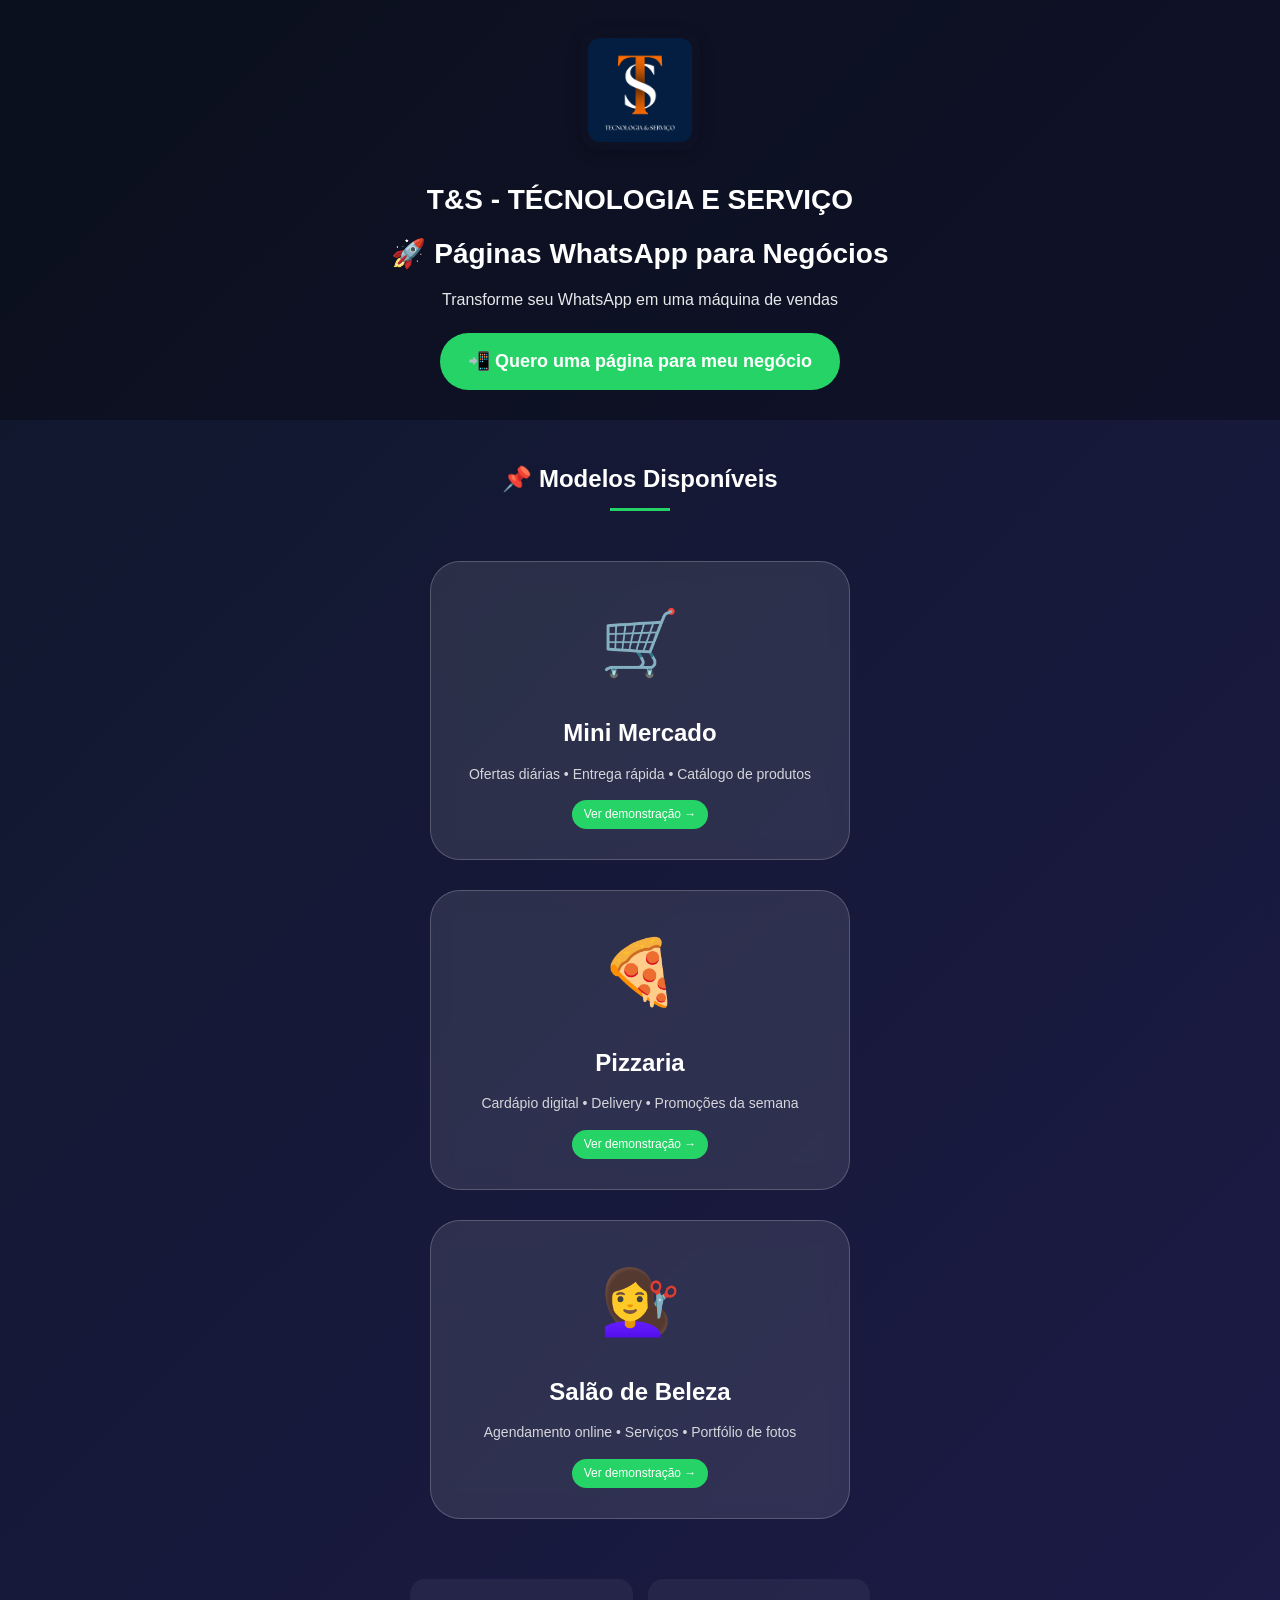
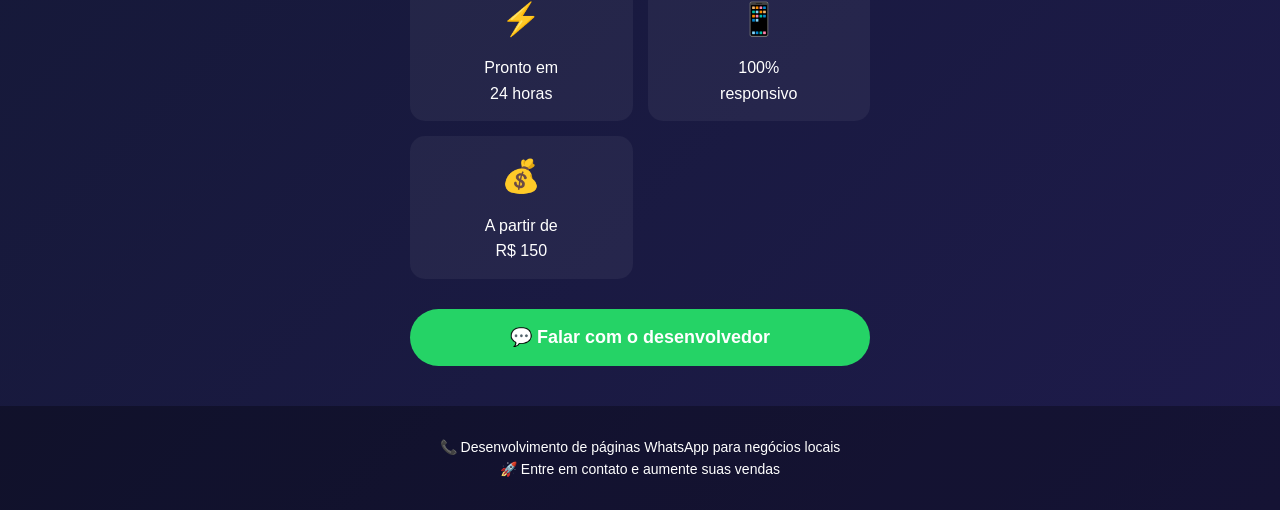
<file: index.html>
<!DOCTYPE html>
<html lang="pt-br">
<head>
  <meta charset="UTF-8">
  <meta name="viewport" content="width=device-width, initial-scale=1.0">
  <title>Meu Portfólio | Páginas WhatsApp para Negócios</title>
  <link rel="stylesheet" href="style.css">
  <style>
    /* Estilos extras para a página de portfólio */
    .portfolio-grid {
      display: flex;
      flex-direction: column;
      gap: 30px;
      max-width: 500px;
      margin: 0 auto;
      padding: 20px;
    }
    
    .portfolio-card {
      background: rgba(255,255,255,0.1);
      backdrop-filter: blur(10px);
      border-radius: 30px;
      padding: 30px 20px;
      text-align: center;
      transition: 0.3s;
      border: 1px solid rgba(255,255,255,0.2);
      cursor: pointer;
      text-decoration: none;
      color: white;
      display: block;
    }
    
    .portfolio-card:hover {
      transform: translateY(-10px);
      background: rgba(255,255,255,0.2);
    }
    
    .portfolio-icon {
      font-size: 64px;
      display: block;
      margin-bottom: 20px;
    }
    
    .portfolio-card h2 {
      margin-bottom: 10px;
    }
    
    .portfolio-card p {
      opacity: 0.8;
      font-size: 14px;
    }
    
    .badge {
      display: inline-block;
      background: #25D366;
      padding: 5px 12px;
      border-radius: 50px;
      font-size: 12px;
      margin-top: 15px;
    }
  </style>
</head>
<body>

  <div class="header">
    <div class="logo-area">
      <img src="T&S.png" alt="Tecnologia e Serviço" class="logo">
    </div>
    <h1> T&S - TÉCNOLOGIA E SERVIÇO</h1>
    <h1>🚀 Páginas WhatsApp para Negócios</h1>
    <p>Transforme seu WhatsApp em uma máquina de vendas</p>
    <a href="https://wa.me/551693173863?text=Olá! Quero uma página para meu negócio" class="btn-whatsapp">
      📲 Quero uma página para meu negócio
    </a>
  </div>

  <div class="container">
    <h2 class="section-title">📌 Modelos Disponíveis</h2>
    
    <div class="portfolio-grid">
      
      <a href="mercado/" class="portfolio-card">
        <span class="portfolio-icon">🛒</span>
        <h2>Mini Mercado</h2>
        <p>Ofertas diárias • Entrega rápida • Catálogo de produtos</p>
        <span class="badge">Ver demonstração →</span>
      </a>
      
      <a href="pizzaria/" class="portfolio-card">
        <span class="portfolio-icon">🍕</span>
        <h2>Pizzaria</h2>
        <p>Cardápio digital • Delivery • Promoções da semana</p>
        <span class="badge">Ver demonstração →</span>
      </a>
      
      <a href="salao/" class="portfolio-card">
        <span class="portfolio-icon">💇‍♀️</span>
        <h2>Salão de Beleza</h2>
        <p>Agendamento online • Serviços • Portfólio de fotos</p>
        <span class="badge">Ver demonstração →</span>
      </a>
      
    </div>
    
    <div class="benefits" style="margin-top: 40px;">
      <div class="benefit-item">
        <span>⚡</span>
        <p>Pronto em<br>24 horas</p>
      </div>
      <div class="benefit-item">
        <span>📱</span>
        <p>100%<br>responsivo</p>
      </div>
      <div class="benefit-item">
        <span>💰</span>
        <p>A partir de<br>R$ 150</p>
      </div>
    </div>
    
    <a href="https://wa.me/551693173863?text=Olá! Vi seu portfólio e quero uma página para meu negócio" class="btn-whatsapp" style="display: block; width: 100%; margin-top: 30px;">
      💬 Falar com o desenvolvedor
    </a>
  </div>
  
  <div class="footer">
    <p>📞 Desenvolvimento de páginas WhatsApp para negócios locais</p>
    <p>🚀 Entre em contato e aumente suas vendas</p>
  </div>

</body>
</html>
</file>
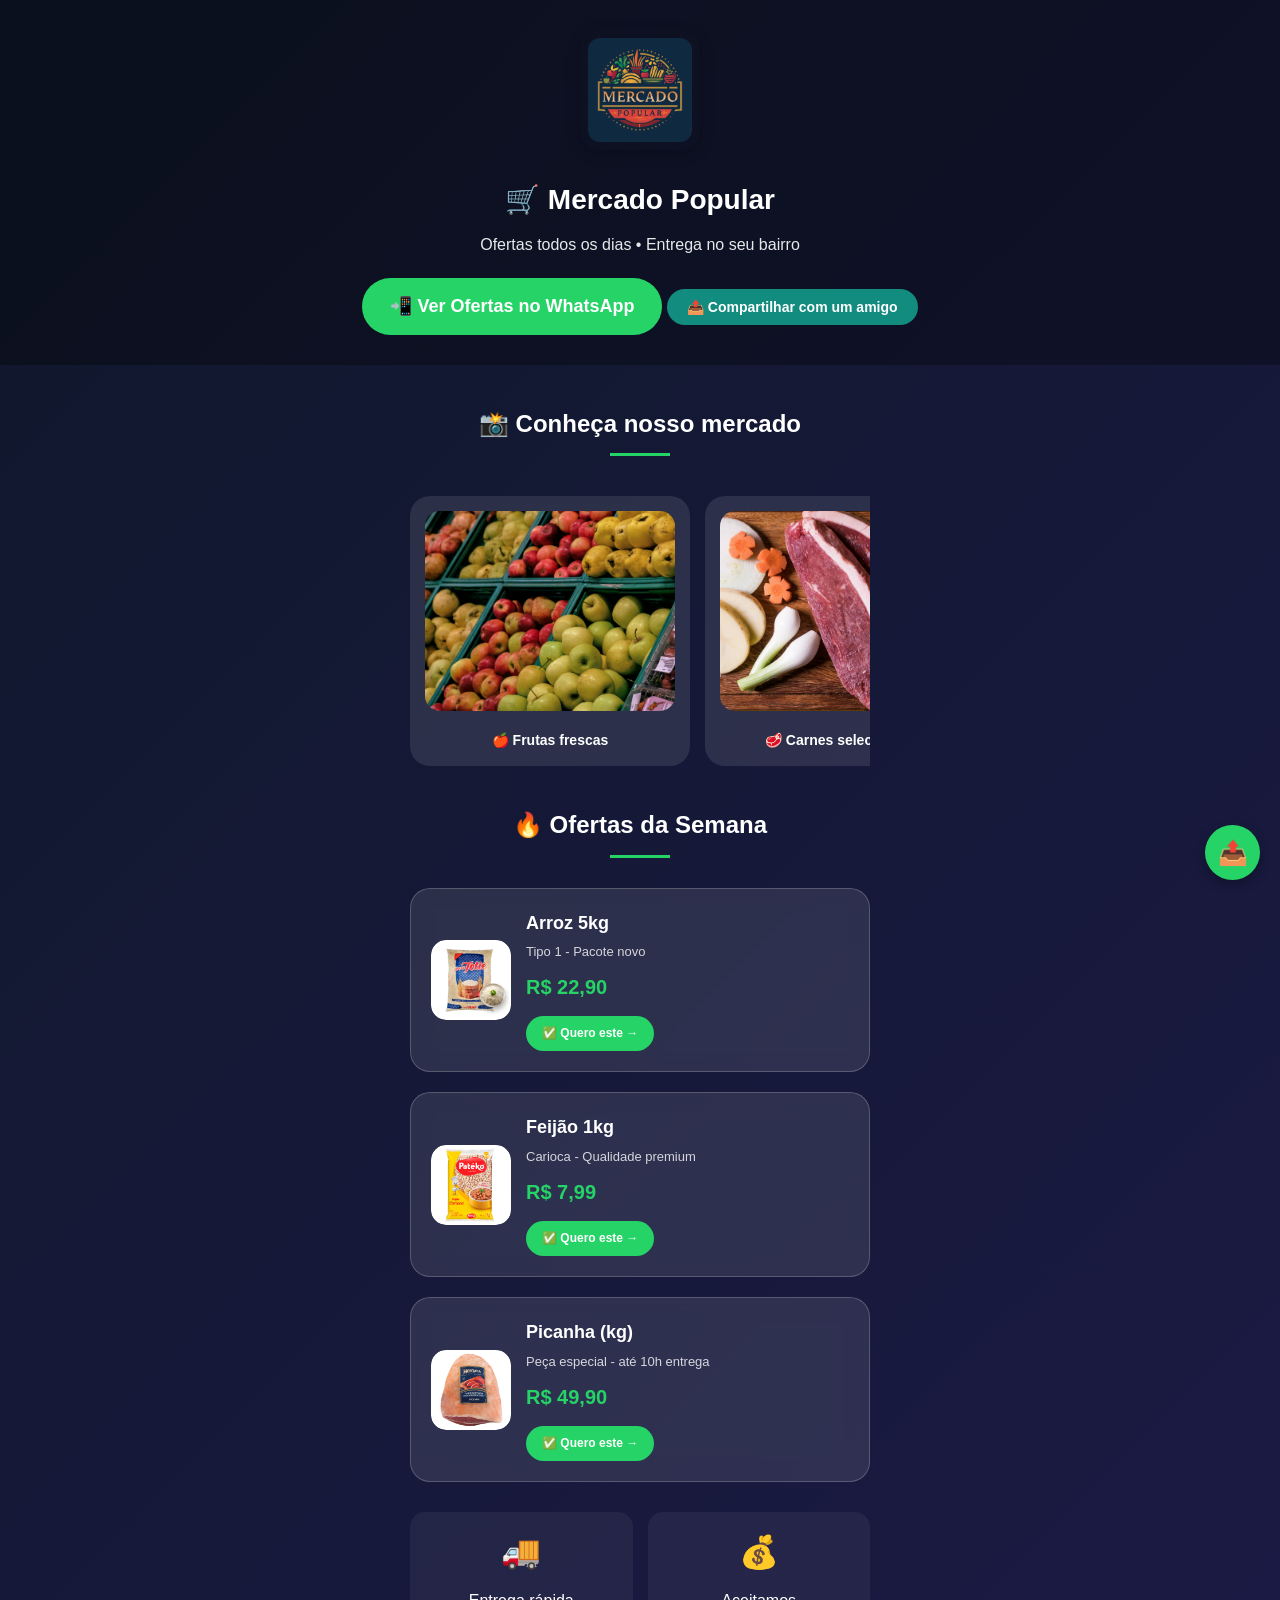
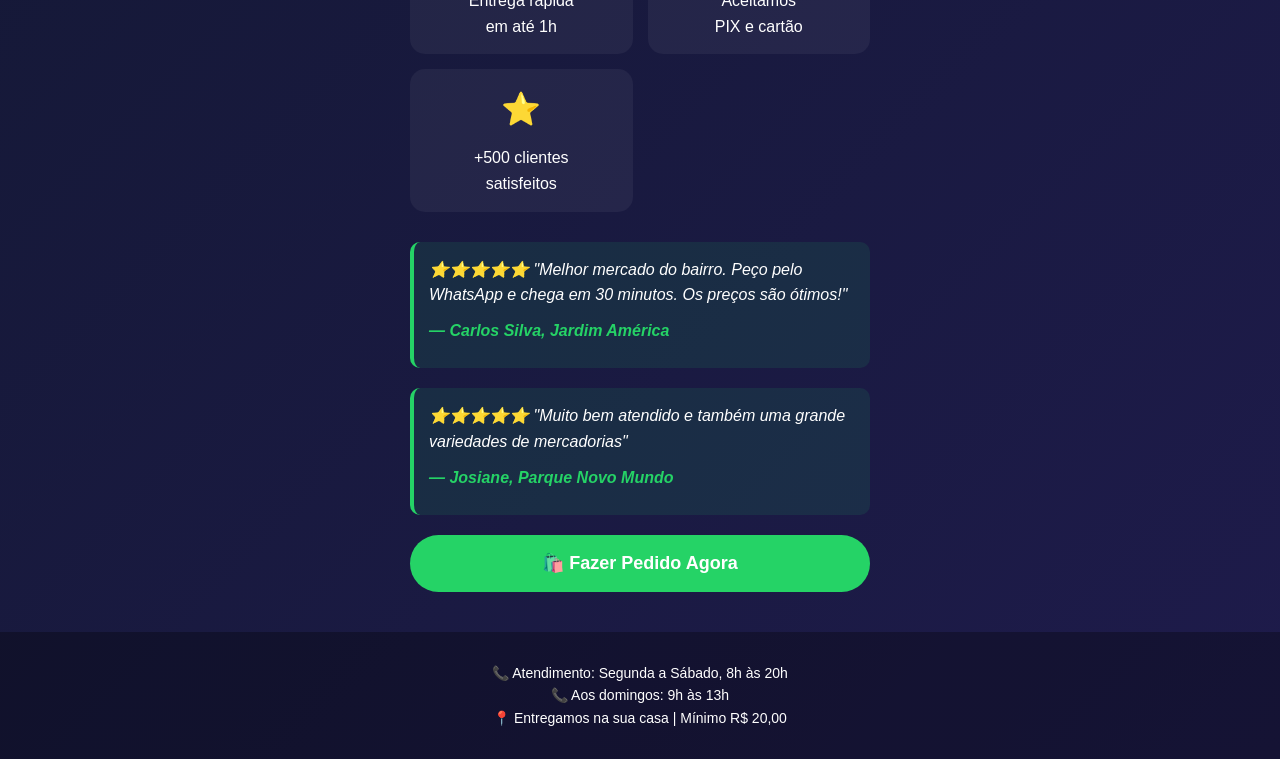
<file: mercado/index.html>
<!DOCTYPE html>
<html lang="pt-br">
<head>
  <meta charset="UTF-8">
  <meta name="viewport" content="width=device-width, initial-scale=1.0, maximum-scale=1.0, user-scalable=yes">
  <title>Mercado Popular | Ofertas no WhatsApp</title>
  <link rel="stylesheet" href="style.css">
  <meta property="og:title" content="Mercado Popular - Ofertas no WhatsApp">
  <meta property="og:description" content="Peça do celular e receba em casa. Entrega rápida no seu bairro.">
  <meta property="og:image" content="https://images.pexels.com/photos/2641886/pexels-photo-2641886.jpeg">
</head>
<body>

  <!-- Botão flutuante de compartilhar -->
  <button class="share-fab" onclick="compartilharPagina()">📤</button>

    <div class="header">
        <div class="logo-area">
            <!-- OPÇÃO 1: Se o cliente tiver logo (descomente e use) -->
            <img src="img/MercadoPopular.jpg" alt="Logo do Mercado" class="logo">
            <!-- OPÇÃO 2: Placeholder com iniciais (use se cliente não tiver logo) -->
            <!-- <div class="logo-placeholder">MP</div> -->
        </div>
        <h1>🛒 Mercado Popular</h1>
        <p>Ofertas todos os dias • Entrega no seu bairro</p>
        <a href="https://wa.me/5511999999999?text=Olá! Quero receber as ofertas do dia" class="btn-whatsapp">
            📲 Ver Ofertas no WhatsApp
        </a>
        <button onclick="compartilharPagina()" class="btn-share">
            📤 Compartilhar com um amigo
        </button>
    </div>

  <div class="container">
    
    <!-- GALERIA DE IMAGENS -->
    <h2 class="section-title">📸 Conheça nosso mercado</h2>
    <div class="gallery">
      <div class="gallery-container">
        <div class="gallery-item">
          <img src="img/frutas.jpg" alt="Prateleiras frutas">
          <p>🍎 Frutas frescas</p>
        </div>
        <div class="gallery-item">
          <img src="img/carnes.jpg" alt="Açougue">
          <p>🥩 Carnes selecionadas</p>
        </div>
        <div class="gallery-item">
          <img src="img/hortifruti.jpg" alt="Hortifruti">
          <p>🥬 Hortifruti diário</p>
        </div>
        <div class="gallery-item">
          <img src="img/bebidasGeladas.jpg" alt="Bebidas">
          <p>🥤 Bebidas geladas</p>
        </div>
      </div>
    </div>

    <h2 class="section-title">🔥 Ofertas da Semana</h2>
    
    <!-- Card Arroz com imagem real -->
    <div class="card">
    <div class="card-img">
        <img src="img/arroz.webp" alt="Pacote de arroz 5kg">
    </div>
    <div class="card-info">
        <h3>Arroz 5kg</h3>
        <p>Tipo 1 - Pacote novo</p>
        <div class="price">R$ 22,90</div>
        <a href="https://wa.me/5516993173863?text=Quero%20comprar%20ARROZ%205kg%20-%20R$%2022,90" class="btn-small">✅ Quero este →</a>
    </div>
    </div>

    <!-- Card Feijão com imagem real -->
    <div class="card">
    <div class="card-img">
        <img src="img/feijao.webp" alt="Pacote de feijão 1kg">
    </div>
    <div class="card-info">
        <h3>Feijão 1kg</h3>
        <p>Carioca - Qualidade premium</p>
        <div class="price">R$ 7,99</div>
        <a href="https://wa.me/5516993173863?text=Quero%20comprar%20FEIJÃO%201kg%20-%20R$%207,99" class="btn-small">✅ Quero este →</a>
    </div>
    </div>

    <!-- Card Picanha com imagem real -->
    <div class="card">
    <div class="card-img">
        <img src="img/picanha.webp" alt="Picanha fresca">
    </div>
    <div class="card-info">
        <h3>Picanha (kg)</h3>
        <p>Peça especial - até 10h entrega</p>
        <div class="price">R$ 49,90</div>
        <a href="https://wa.me/5516993173863?text=Quero%20comprar%20PICANHA%201kg%20-%20R$%2049,90" class="btn-small">✅ Quero este →</a>
    </div>
    </div>

    <div class="benefits">
      <div class="benefit-item">
        <span>🚚</span>
        <p>Entrega rápida<br>em até 1h</p>
      </div>
      <div class="benefit-item">
        <span>💰</span>
        <p>Aceitamos<br>PIX e cartão</p>
      </div>
      <div class="benefit-item">
        <span>⭐</span>
        <p>+500 clientes<br>satisfeitos</p>
      </div>
    </div>

    <div class="testimonial">
      <p>⭐⭐⭐⭐⭐ "Melhor mercado do bairro. Peço pelo WhatsApp e chega em 30 minutos. Os preços são ótimos!"</p>
      <p><strong>— Carlos Silva, Jardim América</strong></p>
    </div>

    <div class="testimonial">
      <p>⭐⭐⭐⭐⭐ "Muito bem atendido e também uma grande variedades de mercadorias"</p>
      <p><strong>— Josiane, Parque Novo Mundo</strong></p>
    </div>

    <a href="https://wa.me/5516993173863?text=Quero%20fazer%20um%20pedido%20completo" class="btn-whatsapp" style="display: block; width: 100%;">
      🛍️ Fazer Pedido Agora
    </a>
  </div>

  <div class="footer">
    <p>📞 Atendimento: Segunda a Sábado, 8h às 20h</p>
    <p>📞 Aos domingos: 9h às 13h</p>
    <p>📍 Entregamos na sua casa | Mínimo R$ 20,00</p>
  </div>

  <script>
    function compartilharPagina() {
      if (navigator.share) {
        navigator.share({
          title: 'Mercado Popular',
          text: 'Confira as ofertas do Mercado Popular! Peça pelo WhatsApp.',
          url: window.location.href
        }).catch(() => console.log('Compartilhamento cancelado'));
      } else {
        // Fallback para navegadores sem Web Share API
        navigator.clipboard.writeText(window.location.href);
        alert('Link copiado! Cole no WhatsApp para compartilhar.');
      }
    }
  </script>

</body>
</html>
</file>
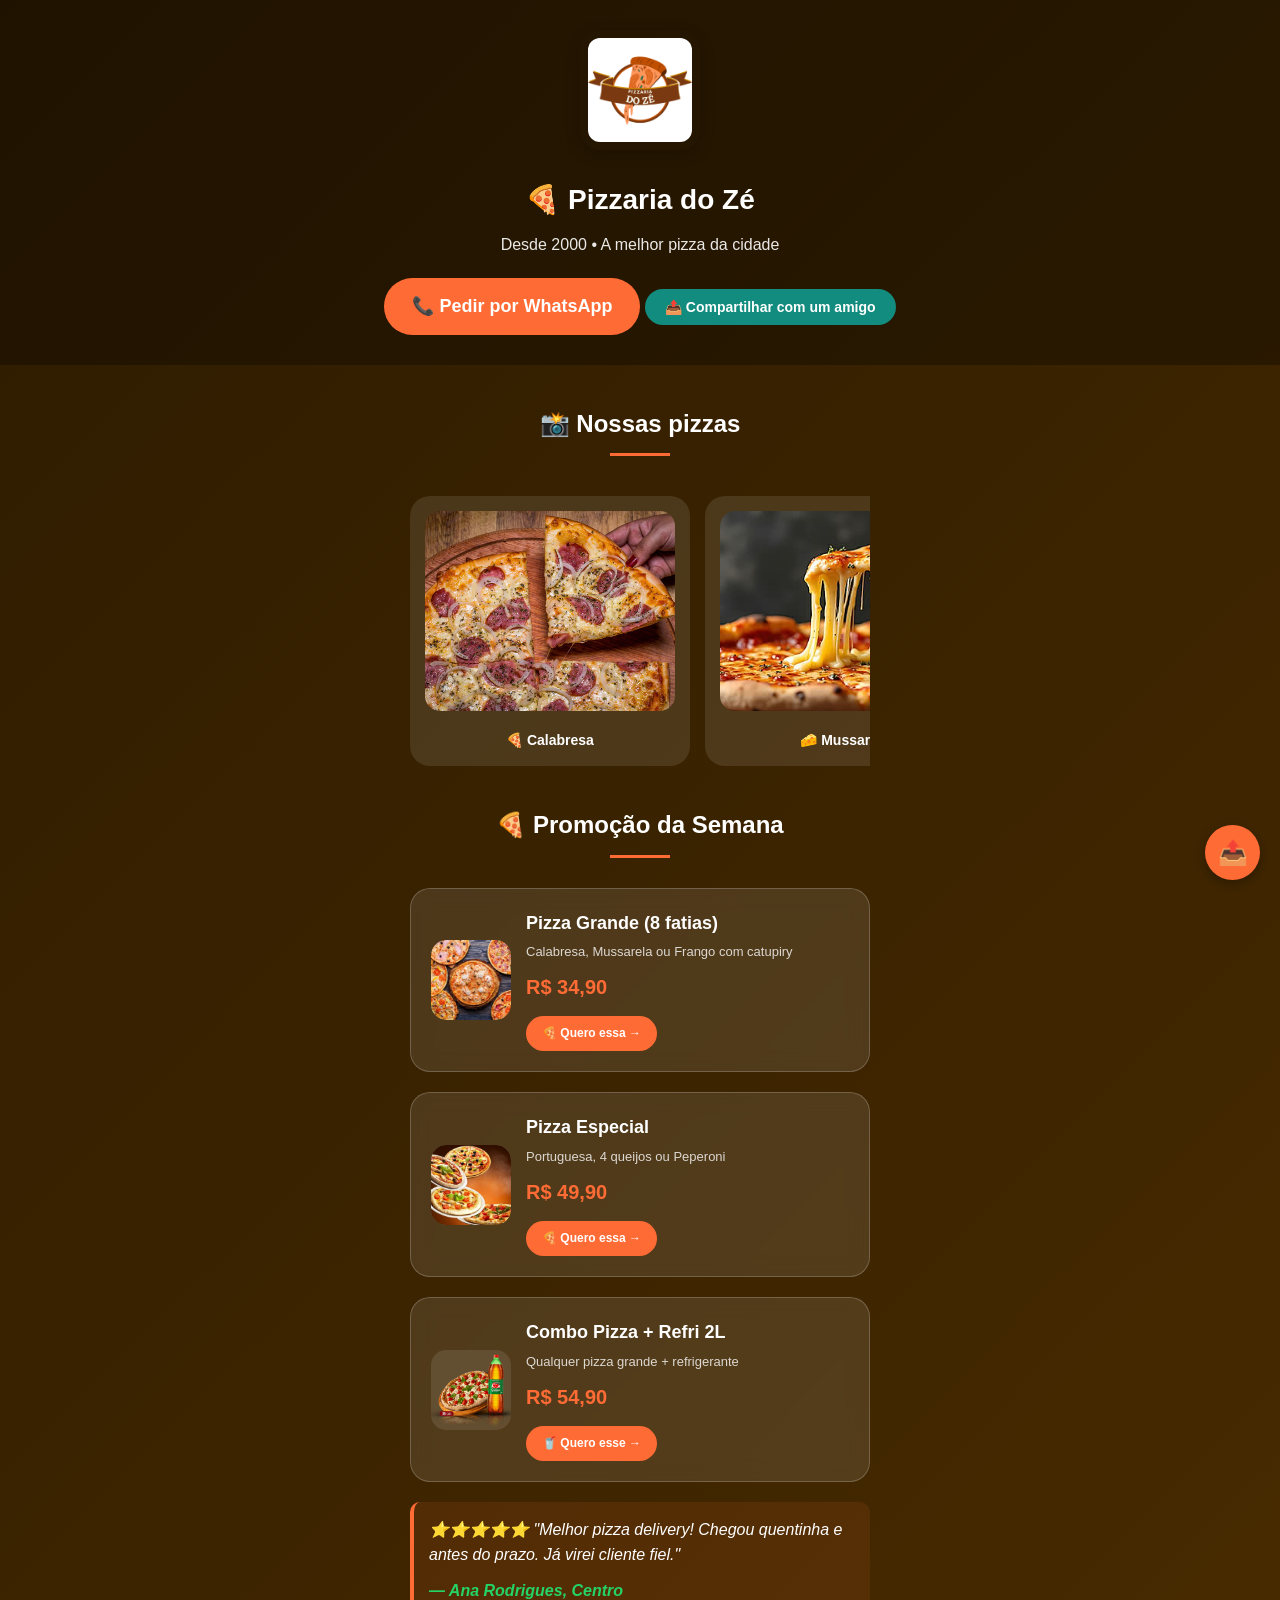
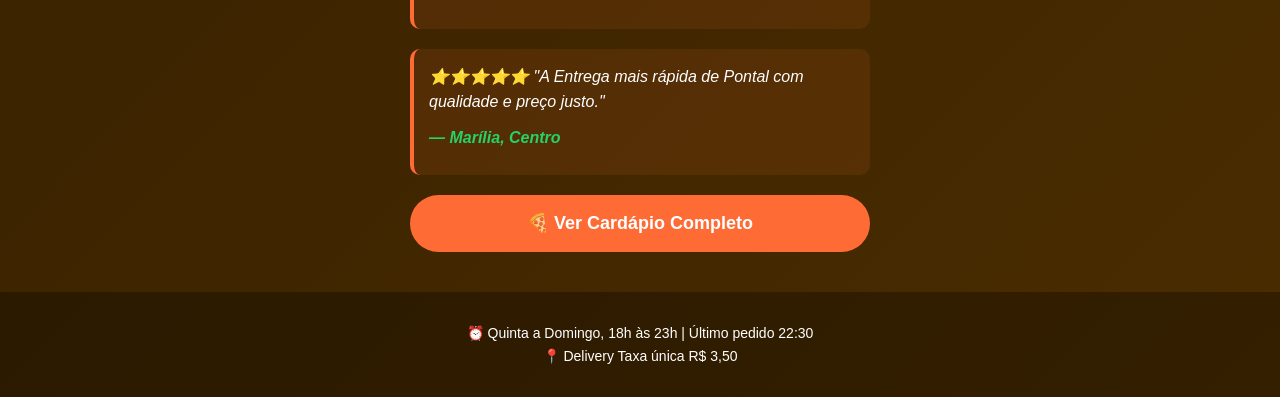
<file: pizzaria/index.html>
<!DOCTYPE html>
<html lang="pt-br">
<head>
  <meta charset="UTF-8">
  <meta name="viewport" content="width=device-width, initial-scale=1.0, maximum-scale=1.0, user-scalable=yes">
  <title>Pizzaria do Zé | Peça pelo WhatsApp</title>
  <link rel="stylesheet" href="style.css">
  <style>
    body {
      background: linear-gradient(135deg, #2d1b00 0%, #4a2c00 100%);
    }
    .btn-whatsapp, .btn-small, .share-fab {
      background: #ff6b35;
    }
    .btn-whatsapp:hover, .btn-small:hover, .share-fab:hover {
      background: #e85d2a;
    }
    .section-title::after, .gallery-container::-webkit-scrollbar-thumb {
      background: #ff6b35;
    }
    .price {
      color: #ff6b35;
    }
    .testimonial {
      border-left-color: #ff6b35;
      background: rgba(255, 107, 53, 0.1);
    }
  </style>
</head>
<body>

  <button class="share-fab" onclick="compartilharPagina()">📤</button>

  <div class="header">
    <div class="logo-area">
        <!-- OPÇÃO 1: Logo real -->
        <img src="img/DO ZÉ.png" alt="Logo da Pizzaria" class="logo">
        
        <!-- OPÇÃO 2: Placeholder com iniciais -->
        <!-- <div class="logo-placeholder">PZ</div> -->
        </div>
        <h1>🍕 Pizzaria do Zé</h1>
        <p>Desde 2000 • A melhor pizza da cidade</p>
        <a href="https://wa.me/5516992600684?text=Olá! Quero fazer um pedido" class="btn-whatsapp">
            📞 Pedir por WhatsApp
        </a>
        <button onclick="compartilharPagina()" class="btn-share">
            📤 Compartilhar com um amigo
        </button>
    </div>

  <div class="container">
    
    <h2 class="section-title">📸 Nossas pizzas</h2>
    <div class="gallery">
      <div class="gallery-container">
        <div class="gallery-item">
          <img src="img/calabresa.jpg" alt="Pizza de calabresa">
          <p>🍕 Calabresa</p>
        </div>
        <div class="gallery-item">
          <img src="img/musarela.jpg" alt="Pizza de mussarela">
          <p>🧀 Mussarela</p>
        </div>
        <div class="gallery-item">
          <img src="img/portuguesa.jpg" alt="Pizza portuguesa">
          <p>🥚 Portuguesa</p>
        </div>
        <div class="gallery-item">
          <img src="img/frangoCatupiry.webp" alt="Pizza de frango">
          <p>🐔 Frango com catupiry</p>
        </div>
      </div>
    </div>

    <h2 class="section-title">🍕 Promoção da Semana</h2>
    
    <!-- Card Pizza Promoção -->
    <div class="card">
    <div class="card-img">
        <img src="img/pizzasDiversas.jpg" alt="Pizza de calabresa">
    </div>
    <div class="card-info">
        <h3>Pizza Grande (8 fatias)</h3>
        <p>Calabresa, Mussarela ou Frango com catupiry</p>
        <div class="price">R$ 34,90</div>
        <a href="https://wa.me/5511999999999?text=Quero%20a%20PIZZA%20PROMOÇÃO%20-%20R$%2034,90" class="btn-small">🍕 Quero essa →</a>
    </div>
    </div>

    <!-- Card Pizza Especial -->
    <div class="card">
    <div class="card-img">
        <img src="img/pizzasEspeciais.jpg" alt="Pizza de mussarela">
    </div>
    <div class="card-info">
        <h3>Pizza Especial</h3>
        <p>Portuguesa, 4 queijos ou Peperoni</p>
        <div class="price">R$ 49,90</div>
        <a href="https://wa.me/5511999999999?text=Quero%20PIZZA%20ESPECIAL%20-%20R$%2049,90" class="btn-small">🍕 Quero essa →</a>
    </div>
    </div>

    <!-- Card Combo -->
    <div class="card">
    <div class="card-img">
        <img src="img/combo.png" alt="Combo pizza e refrigerante">
    </div>
    <div class="card-info">
        <h3>Combo Pizza + Refri 2L</h3>
        <p>Qualquer pizza grande + refrigerante</p>
        <div class="price">R$ 54,90</div>
        <a href="https://wa.me/5511999999999?text=Quero%20o%20COMBO%20PIZZA%20+%20REFRIGERANTE" class="btn-small">🥤 Quero esse →</a>
    </div>
    </div>

    <div class="testimonial">
      <p>⭐⭐⭐⭐⭐ "Melhor pizza delivery! Chegou quentinha e antes do prazo. Já virei cliente fiel."</p>
      <p><strong>— Ana Rodrigues, Centro</strong></p>
    </div>

    <div class="testimonial">
      <p>⭐⭐⭐⭐⭐ "A Entrega mais rápida de Pontal com qualidade e preço justo."</p>
      <p><strong>— Marília, Centro</strong></p>
    </div>

    <a href="https://wa.me/5511999999999?text=Quero%20ver%20o%20cardápio%20completo" class="btn-whatsapp" style="display: block; width: 100%;">
      🍕 Ver Cardápio Completo
    </a>
  </div>

  <div class="footer">
    <p>⏰ Quinta a Domingo, 18h às 23h | Último pedido 22:30</p>
    <p>📍 Delivery Taxa única R$ 3,50</p>
  </div>

  <script>
    function compartilharPagina() {
      if (navigator.share) {
        navigator.share({
          title: 'Pizzaria do Zé',
          text: 'As melhores pizzas da cidade! Peça pelo WhatsApp.',
          url: window.location.href
        });
      } else {
        navigator.clipboard.writeText(window.location.href);
        alert('Link copiado! Compartilhe com seus amigos.');
      }
    }
  </script>

</body>
</html>
</file>
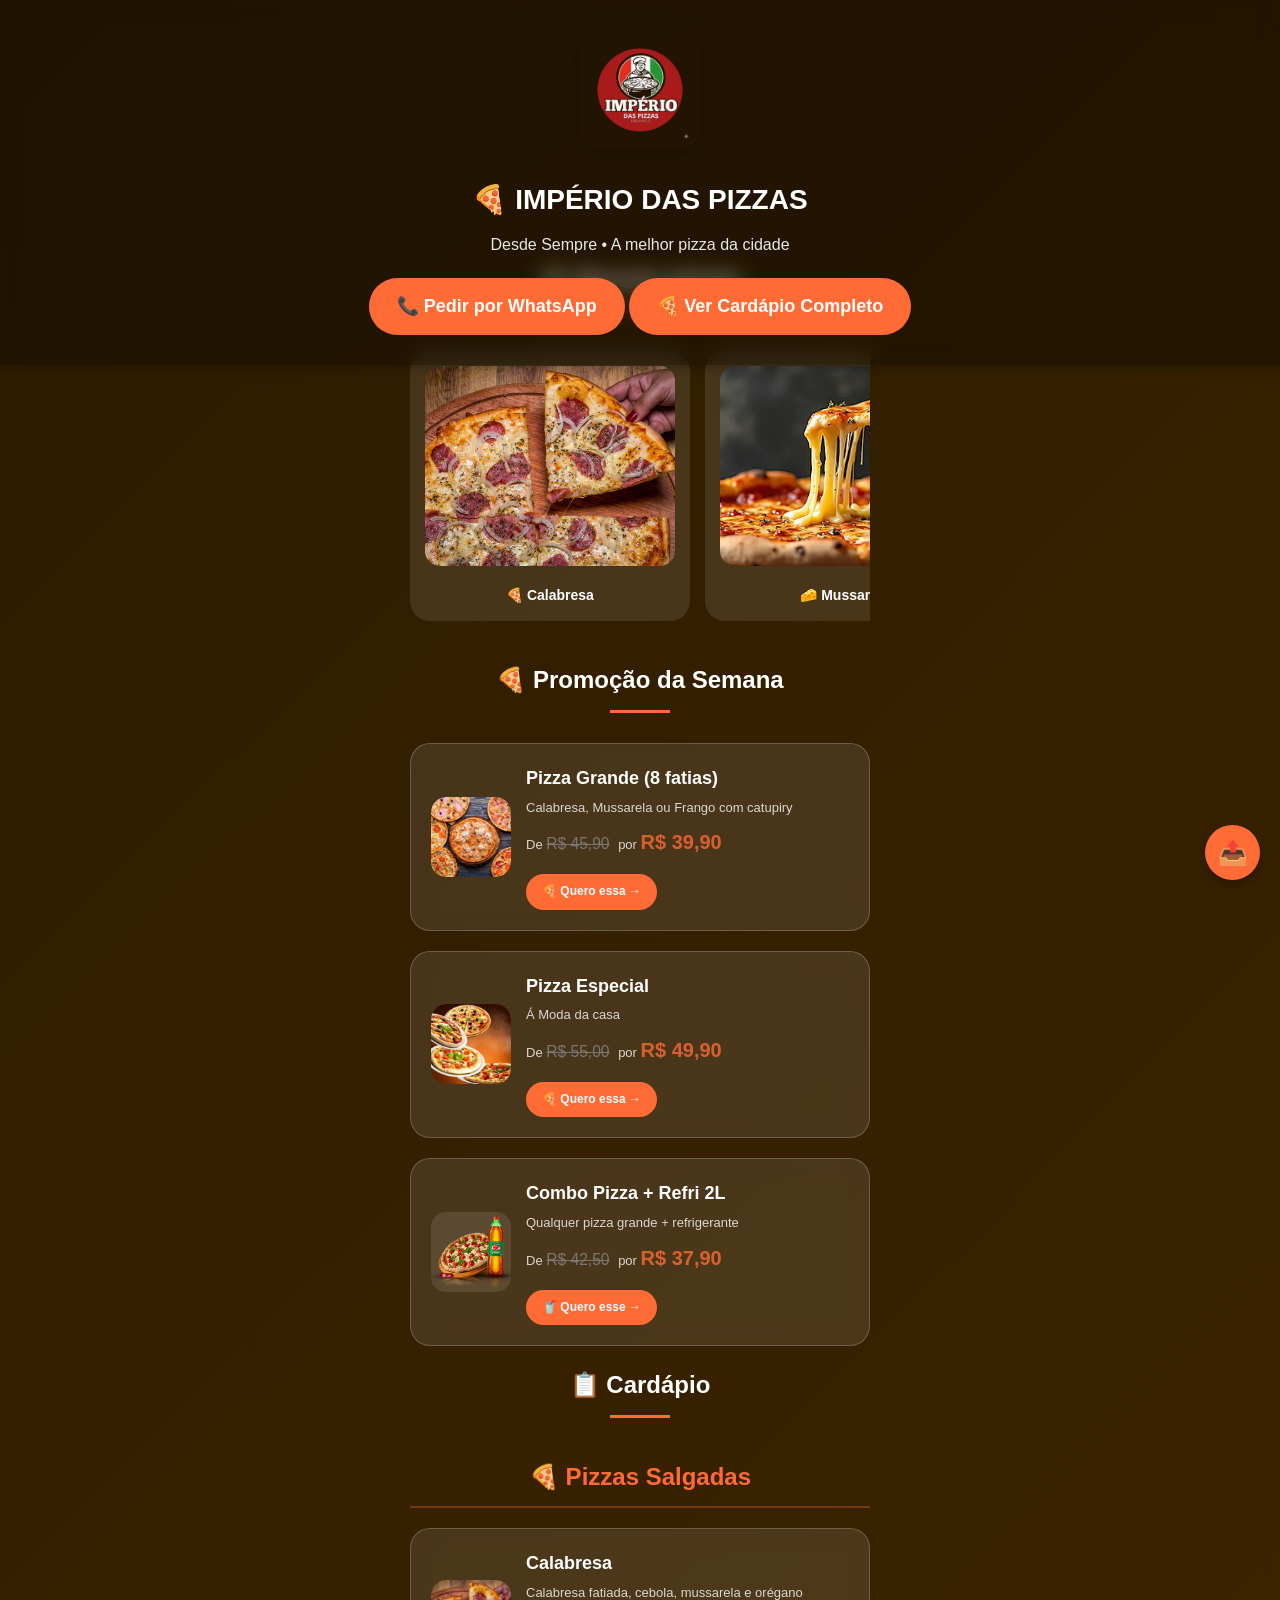
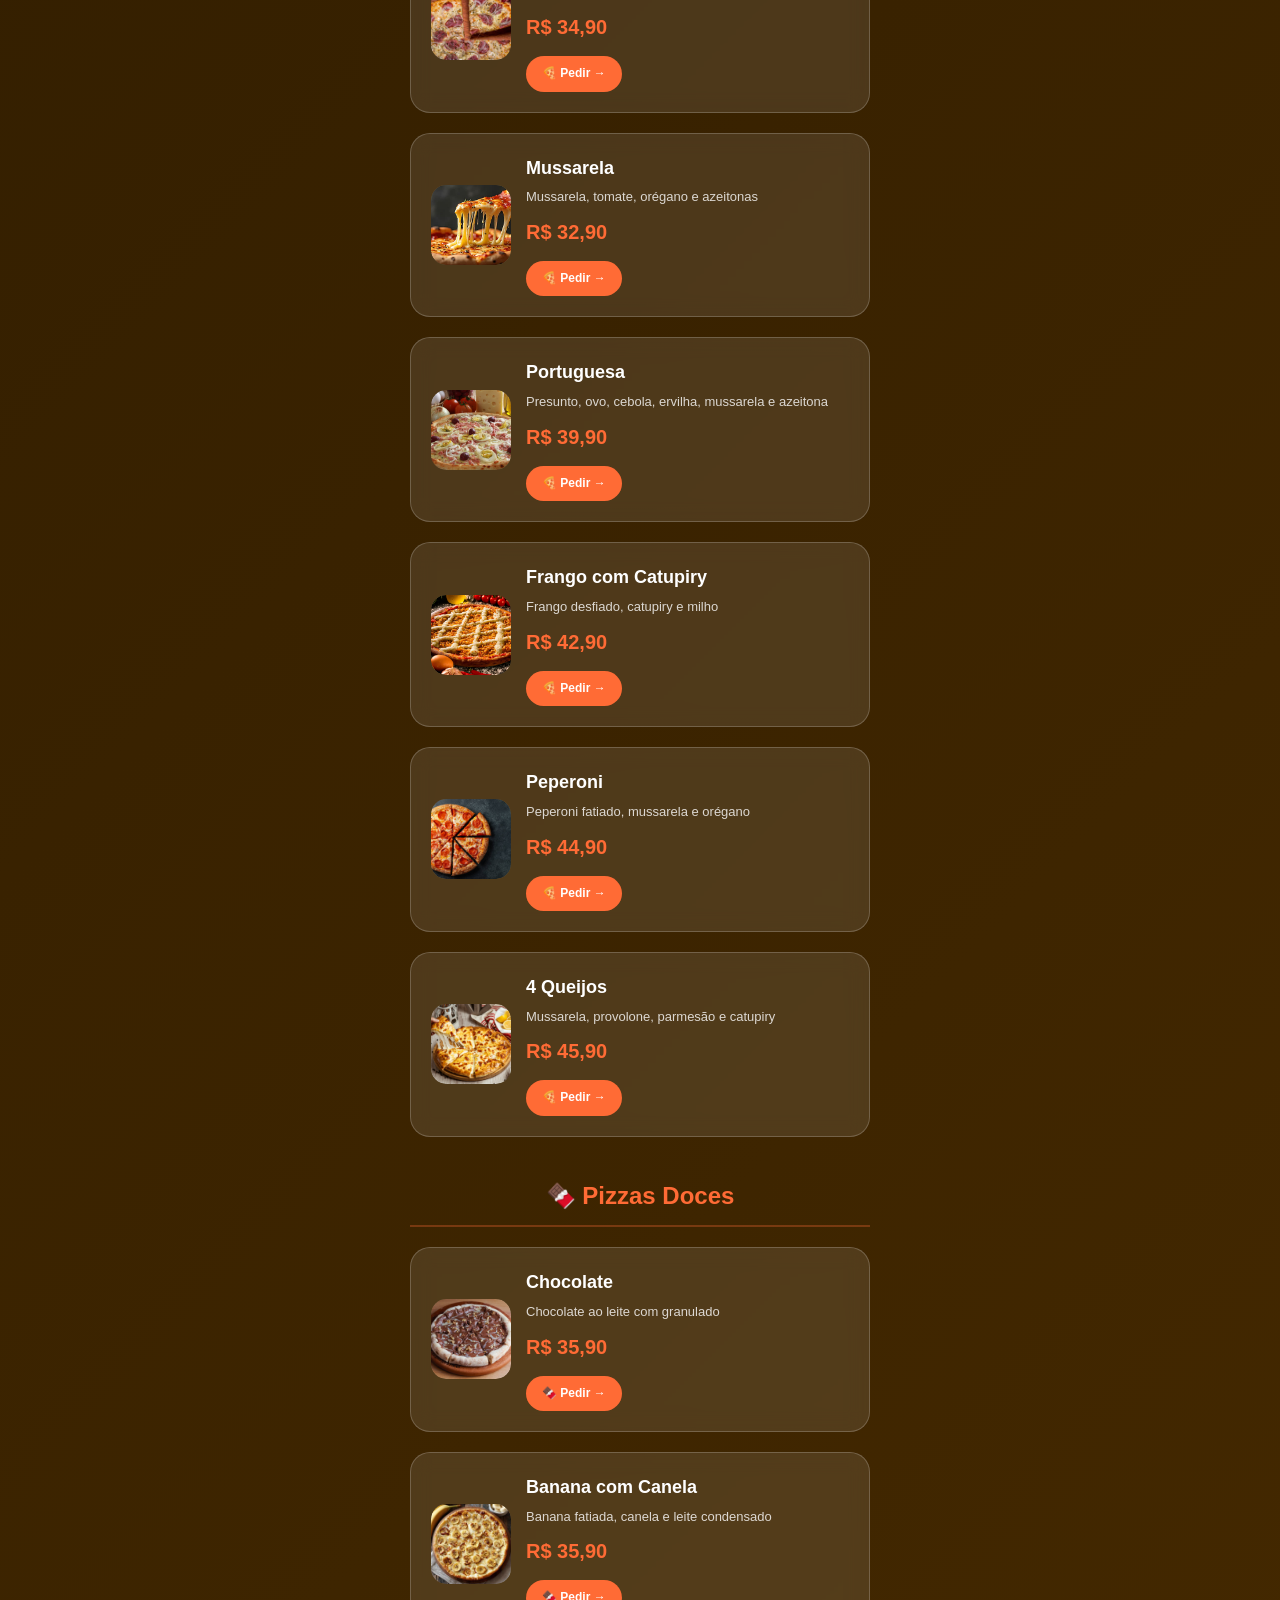
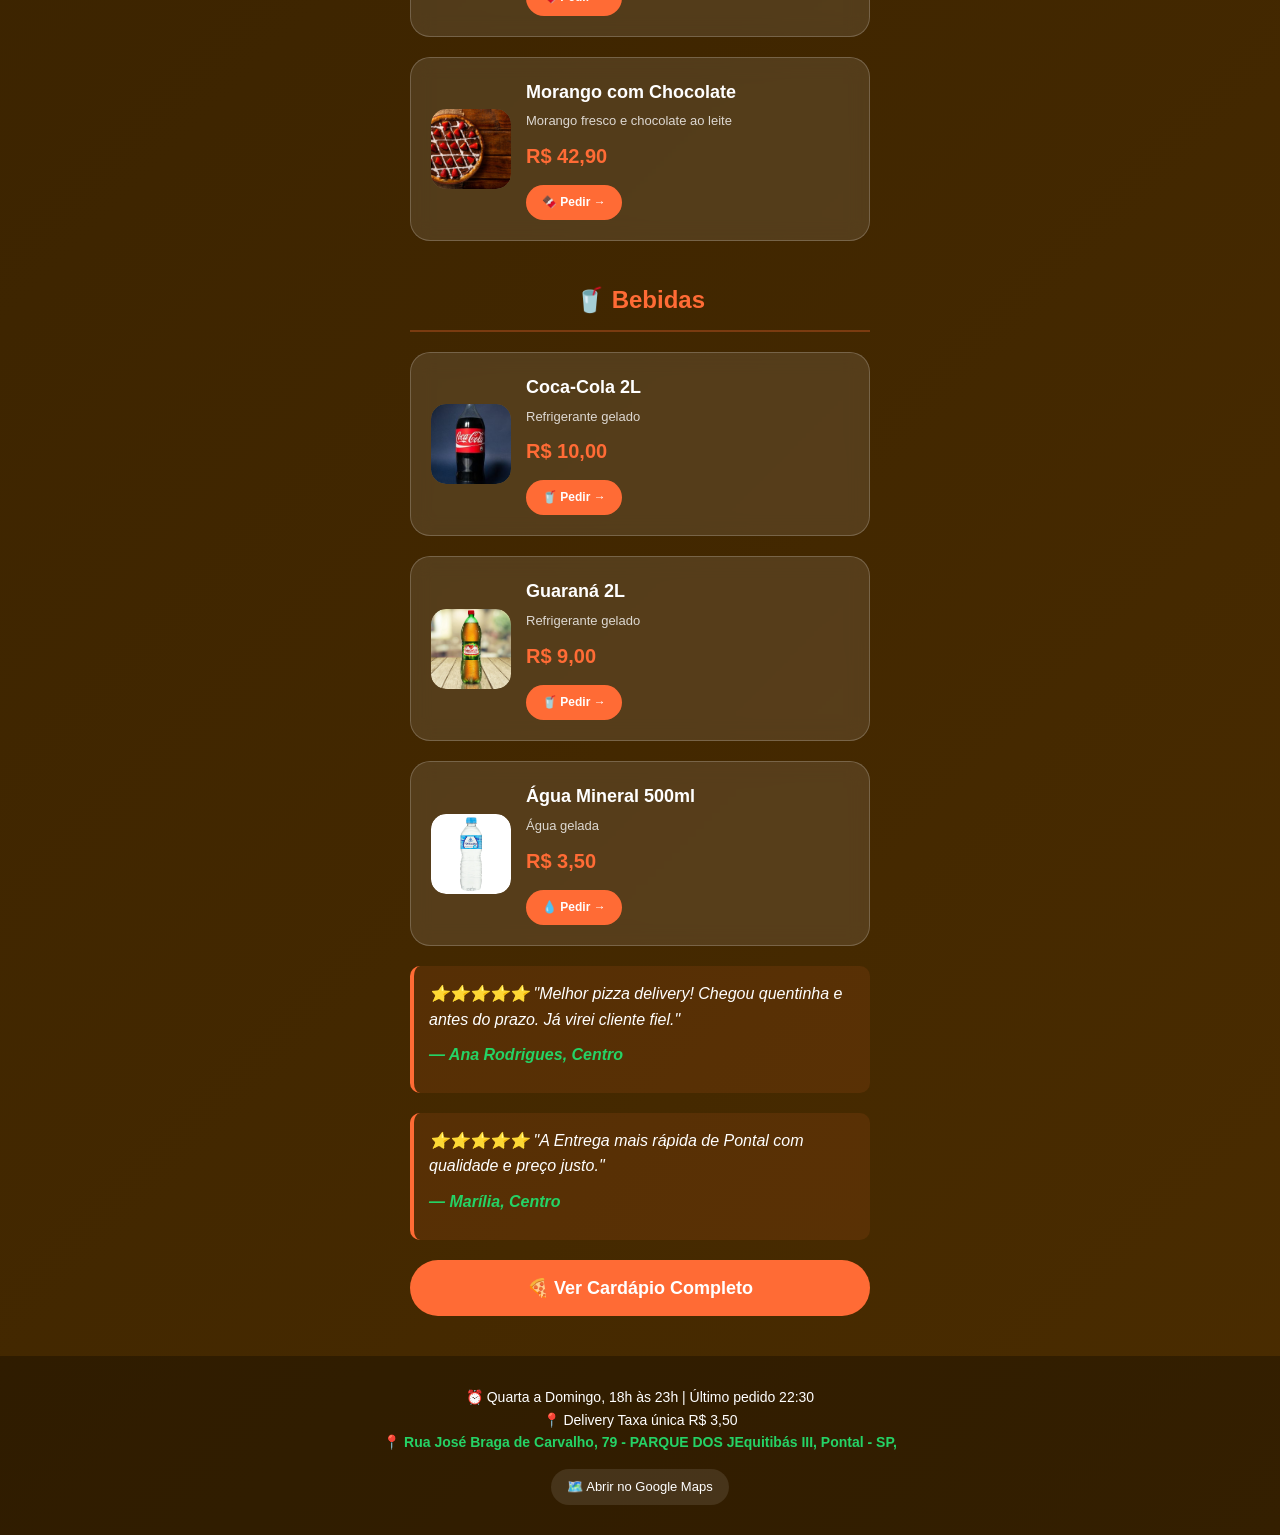
<file: clientes/pizzaria-Império/index.html>
<!DOCTYPE html>
<html lang="pt-br">
<head>
  <meta charset="UTF-8">
  <meta name="viewport" content="width=device-width, initial-scale=1.0, maximum-scale=1.0, user-scalable=yes">
  <title>Império das Pizzas | Peça pelo WhatsApp</title>
  <link rel="stylesheet" href="style.css">
  <style>
    body {
      background: linear-gradient(135deg, #2d1b00 0%, #4a2c00 100%);
    }
    .btn-whatsapp, .btn-small, .share-fab {
      background: #ff6b35;
    }
    .btn-whatsapp:hover, .btn-small:hover, .share-fab:hover {
      background: #e85d2a;
    }
    .section-title::after, .gallery-container::-webkit-scrollbar-thumb {
      background: #ff6b35;
    }
    .price {
      color: #ff6b35;
    }
    .testimonial {
      border-left-color: #ff6b35;
      background: rgba(255, 107, 53, 0.1);
    }
    /* Estilo para categorias do cardápio */
    .menu-category {
      text-align: center;
      margin: 40px 0 20px;
      color: #ff6b35;
      font-size: 24px;
      border-bottom: 2px solid rgba(255, 107, 53, 0.3);
      padding-bottom: 10px;
    }
  </style>
</head>
<body>

  <button class="share-fab" onclick="compartilharPagina()">📤</button>

  <div class="header">
    <div class="logo-area">
        <!-- Logo real -->
        <img src="img/Logo_Imperio.png" alt="Logo da Pizzaria" class="logo">
        
        <!-- OPÇÃO 2: Placeholder com iniciais -->
        <!-- <div class="logo-placeholder">PZ</div> -->
    </div>
    <h1>🍕 IMPÉRIO DAS PIZZAS</h1>
    <p>Desde Sempre • A melhor pizza da cidade</p>
    <a href="https://wa.me/5516992600684?text=Olá! Quero fazer um pedido" class="btn-whatsapp">
        📞 Pedir por WhatsApp
    </a>

    <a href="https://ecta.com.br/ImperiodasPizzasPontal?w=1" class="btn-whatsapp">
      🍕 Ver Cardápio Completo
    </a>
  </div>

  <div class="container">
    
    <h2 class="section-title">📸 Nossas pizzas</h2>
    <div class="gallery">
      <div class="gallery-container">
        <div class="gallery-item">
          <img src="img/calabresa.jpg" alt="Pizza de calabresa">
          <p>🍕 Calabresa</p>
        </div>
        <div class="gallery-item">
          <img src="img/musarela.jpg" alt="Pizza de mussarela">
          <p>🧀 Mussarela</p>
        </div>
        <div class="gallery-item">
          <img src="img/portuguesa.jpg" alt="Pizza portuguesa">
          <p>🥚 Portuguesa</p>
        </div>
        <div class="gallery-item">
          <img src="img/frangoCatupiry.webp" alt="Pizza de frango">
          <p>🐔 Frango com catupiry</p>
        </div>
      </div>
    </div>

    <h2 class="section-title">🍕 Promoção da Semana</h2>
    
    <!-- Card Pizza Promoção -->
    <div class="card">
      <div class="card-img">
        <img src="img/pizzasDiversas.jpg" alt="Pizza de calabresa">
      </div>
      <div class="card-info">
        <h3>Pizza Grande (8 fatias)</h3>
        <p>Calabresa, Mussarela ou Frango com catupiry</p>
        <p>
          De <s class="preco-antigo">R$ 45,90</s> 
          por <span class="price">R$ 39,90</span>
        </p>
        <a href="https://wa.me/5516992600684?text=Quero%20a%20PIZZA%20PROMOÇÃO%20-%20R$%2034,90" class="btn-small">🍕 Quero essa →</a>
      </div>
    </div>

    <!-- Card Pizza Especial -->
    <div class="card">
      <div class="card-img">
        <img src="img/pizzasEspeciais.jpg" alt="Pizza de mussarela">
      </div>
      <div class="card-info">
        <h3>Pizza Especial</h3>
        <p>Á Moda da casa</p>
        <p>
          De <s class="preco-antigo">R$ 55,00</s> 
          por <span class="price">R$ 49,90</span>
        </p>
        <a href="https://wa.me/5516992600684?text=Quero%20PIZZA%20ESPECIAL%20-%20R$%2049,90" class="btn-small">🍕 Quero essa →</a>
      </div>
    </div>

    <!-- Card Combo -->
    <div class="card">
      <div class="card-img">
        <img src="img/combo.png" alt="Combo pizza e refrigerante">
      </div>
      <div class="card-info">
        <h3>Combo Pizza + Refri 2L</h3>
        <p>Qualquer pizza grande + refrigerante</p>
        <p>
          De <s class="preco-antigo">R$ 42,50</s> 
          por <span class="price">R$ 37,90</span>
        </p>
        <a href="https://wa.me/5516992600684?text=Quero%20o%20COMBO%20PIZZA%20+%20REFRIGERANTE" class="btn-small">🥤 Quero esse →</a>
      </div>
    </div>

    <!-- ============================================ -->
    <!-- CARDÁPIO COMPLETO (OPÇÃO 2)                  -->
    <!-- ============================================ -->
    
    <h2 class="section-title">📋 Cardápio</h2>
    
    <!-- CATEGORIA: PIZZAS SALGADAS -->
    <h3 class="menu-category">🍕 Pizzas Salgadas</h3>
    
    <div class="card">
      <div class="card-img">
        <img src="img/calabresa.jpg" alt="Calabresa">
      </div>
      <div class="card-info">
        <h3>Calabresa</h3>
        <p>Calabresa fatiada, cebola, mussarela e orégano</p>
        <div class="price">R$ 34,90</div>
        <a href="https://wa.me/5516992600684?text=Quero%20uma%20pizza%20CALABRESA%20-%20R$%2034,90" class="btn-small">🍕 Pedir →</a>
      </div>
    </div>

    <div class="card">
      <div class="card-img">
        <img src="img/musarela.jpg" alt="Mussarela">
      </div>
      <div class="card-info">
        <h3>Mussarela</h3>
        <p>Mussarela, tomate, orégano e azeitonas</p>
        <div class="price">R$ 32,90</div>
        <a href="https://wa.me/5516992600684?text=Quero%20uma%20pizza%20MUSSARELA%20-%20R$%2032,90" class="btn-small">🍕 Pedir →</a>
      </div>
    </div>

    <div class="card">
      <div class="card-img">
        <img src="img/portuguesa.jpg" alt="Portuguesa">
      </div>
      <div class="card-info">
        <h3>Portuguesa</h3>
        <p>Presunto, ovo, cebola, ervilha, mussarela e azeitona</p>
        <div class="price">R$ 39,90</div>
        <a href="https://wa.me/5516992600684?text=Quero%20uma%20pizza%20PORTUGUESA%20-%20R$%2039,90" class="btn-small">🍕 Pedir →</a>
      </div>
    </div>

    <div class="card">
      <div class="card-img">
        <img src="img/frangoCatupiry.webp" alt="Frango com Catupiry">
      </div>
      <div class="card-info">
        <h3>Frango com Catupiry</h3>
        <p>Frango desfiado, catupiry e milho</p>
        <div class="price">R$ 42,90</div>
        <a href="https://wa.me/5516992600684?text=Quero%20uma%20pizza%20FRANGO%20COM%20CATUPIRY%20-%20R$%2042,90" class="btn-small">🍕 Pedir →</a>
      </div>
    </div>

    <div class="card">
      <div class="card-img">
        <img src="img/pizza_pepperoni.jpg" alt="Peperoni">
      </div>
      <div class="card-info">
        <h3>Peperoni</h3>
        <p>Peperoni fatiado, mussarela e orégano</p>
        <div class="price">R$ 44,90</div>
        <a href="https://wa.me/5516992600684?text=Quero%20uma%20pizza%20PEPERONI%20-%20R$%2044,90" class="btn-small">🍕 Pedir →</a>
      </div>
    </div>

    <div class="card">
      <div class="card-img">
        <img src="img/pizza_quatroqueijo.jpg" alt="4 Queijos">
      </div>
      <div class="card-info">
        <h3>4 Queijos</h3>
        <p>Mussarela, provolone, parmesão e catupiry</p>
        <div class="price">R$ 45,90</div>
        <a href="https://wa.me/5516992600684?text=Quero%20uma%20pizza%204%20QUEIJOS%20-%20R$%2045,90" class="btn-small">🍕 Pedir →</a>
      </div>
    </div>

    <!-- CATEGORIA: PIZZAS DOCES -->
    <h3 class="menu-category">🍫 Pizzas Doces</h3>

    <div class="card">
      <div class="card-img">
        <img src="img/pizza_chocolate.jpg" alt="Chocolate">
      </div>
      <div class="card-info">
        <h3>Chocolate</h3>
        <p>Chocolate ao leite com granulado</p>
        <div class="price">R$ 35,90</div>
        <a href="https://wa.me/5516992600684?text=Quero%20uma%20pizza%20de%20CHOCOLATE%20-%20R$%2035,90" class="btn-small">🍫 Pedir →</a>
      </div>
    </div>

    <div class="card">
      <div class="card-img">
        <img src="img/pizza_banana.jpeg" alt="Banana com Canela">
      </div>
      <div class="card-info">
        <h3>Banana com Canela</h3>
        <p>Banana fatiada, canela e leite condensado</p>
        <div class="price">R$ 35,90</div>
        <a href="https://wa.me/5516992600684?text=Quero%20uma%20pizza%20de%20BANANA%20COM%20CANELA%20-%20R$%2035,90" class="btn-small">🍫 Pedir →</a>
      </div>
    </div>

    <div class="card">
      <div class="card-img">
        <img src="img/pizza_morango.jpg" alt="Morango com Chocolate">
      </div>
      <div class="card-info">
        <h3>Morango com Chocolate</h3>
        <p>Morango fresco e chocolate ao leite</p>
        <div class="price">R$ 42,90</div>
        <a href="https://wa.me/5516992600684?text=Quero%20uma%20pizza%20de%20MORANGO%20COM%20CHOCOLATE%20-%20R$%2042,90" class="btn-small">🍫 Pedir →</a>
      </div>
    </div>

    <!-- CATEGORIA: BEBIDAS -->
    <h3 class="menu-category">🥤 Bebidas</h3>

    <div class="card">
      <div class="card-img">
        <img src="img/coca-cola.jpg" alt="Coca-Cola 2L">
      </div>
      <div class="card-info">
        <h3>Coca-Cola 2L</h3>
        <p>Refrigerante gelado</p>
        <div class="price">R$ 10,00</div>
        <a href="https://wa.me/5516992600684?text=Quero%20uma%20COCA-COLA%202L%20-%20R$%2010,00" class="btn-small">🥤 Pedir →</a>
      </div>
    </div>

    <div class="card">
      <div class="card-img">
        <img src="img/guarana.jpg" alt="Guaraná 2L">
      </div>
      <div class="card-info">
        <h3>Guaraná 2L</h3>
        <p>Refrigerante gelado</p>
        <div class="price">R$ 9,00</div>
        <a href="https://wa.me/5516992600684?text=Quero%20um%20GUARANÁ%202L%20-%20R$%209,00" class="btn-small">🥤 Pedir →</a>
      </div>
    </div>

    <div class="card">
      <div class="card-img">
        <img src="img/agua.webp" alt="Água 500ml">
      </div>
      <div class="card-info">
        <h3>Água Mineral 500ml</h3>
        <p>Água gelada</p>
        <div class="price">R$ 3,50</div>
        <a href="https://wa.me/5516992600684?text=Quero%20uma%20ÁGUA%20500ml%20-%20R$%203,50" class="btn-small">💧 Pedir →</a>
      </div>
    </div>

    <!-- FIM DO CARDÁPIO -->
    <!-- ============================================ -->

    <div class="testimonial">
      <p>⭐⭐⭐⭐⭐ "Melhor pizza delivery! Chegou quentinha e antes do prazo. Já virei cliente fiel."</p>
      <p><strong>— Ana Rodrigues, Centro</strong></p>
    </div>

    <div class="testimonial">
      <p>⭐⭐⭐⭐⭐ "A Entrega mais rápida de Pontal com qualidade e preço justo."</p>
      <p><strong>— Marília, Centro</strong></p>
    </div>

    <a href="https://ecta.com.br/ImperiodasPizzasPontal?w=1" class="btn-whatsapp" style="display: block; width: 100%;">
      🍕 Ver Cardápio Completo
    </a>
  </div>

  <div class="footer">
    <p>⏰ Quarta a Domingo, 18h às 23h | Último pedido 22:30</p>
    <p>📍 Delivery Taxa única R$ 3,50</p>

    <p>
      📍 
      <a href="https://www.google.com/maps/search/?api=1&query=Rua+José+Braga+De+Carvalho,+79+Parque+Dos+Jequitibás+III+Pontal+SP" 
        target="_blank" 
        style="color: #25D366; text-decoration: none; font-weight: bold;">
        Rua José Braga de Carvalho, 79 - PARQUE DOS JEquitibás III, Pontal - SP,
      </a>
    </p>
    
    <!-- Botão adicional para o mapa -->
    <div style="margin-top: 15px;">
      <a href="https://www.google.com/maps/search/?api=1&query=Rua+José+Braga+De+Carvalho,+79+Parque+Dos+Jequitibás+III+Pontal+SP"  
        target="_blank" 
        style="display: inline-flex; align-items: center; gap: 5px; background: rgba(255,255,255,0.1); padding: 8px 16px; border-radius: 50px; text-decoration: none; color: white; font-size: 13px;">
        🗺️ Abrir no Google Maps
      </a>
    </div>
  </div>

  </div>

  

  <script>
    function compartilharPagina() {
      if (navigator.share) {
        navigator.share({
          title: 'Império das Pizzas',
          text: 'As melhores pizzas da cidade! Peça pelo WhatsApp.',
          url: window.location.href
        });
      } else {
        navigator.clipboard.writeText(window.location.href);
        alert('Link copiado! Compartilhe com seus amigos.');
      }
    }
  </script>

</body>
</html>
</file>
<file: style.css>
* {
  margin: 0;
  padding: 0;
  box-sizing: border-box;
}

body {
  font-family: 'Segoe UI', Tahoma, Geneva, Verdana, sans-serif;
  background: linear-gradient(135deg, #0f172a 0%, #1e1b4b 100%);
  color: white;
  line-height: 1.6;
}

.container {
  max-width: 500px;
  margin: 0 auto;
  padding: 40px 20px;
}

.header {
  text-align: center;
  padding: 30px 20px;
  background: rgba(0,0,0,0.3);
}

.header h1 {
  font-size: 28px;
  margin-bottom: 10px;
}

.header p {
  font-size: 16px;
  opacity: 0.9;
}

/* Botão principal WhatsApp */
.btn-whatsapp {
  display: inline-block;
  background: #25D366;
  color: white;
  text-decoration: none;
  padding: 14px 28px;
  border-radius: 50px;
  font-weight: bold;
  font-size: 18px;
  margin-top: 20px;
  transition: 0.3s;
  border: none;
  cursor: pointer;
  text-align: center;
}

.btn-whatsapp:hover {
  background: #128C7E;
  transform: scale(1.05);
}

/* Botão de compartilhar */
.btn-share {
  display: inline-flex;
  align-items: center;
  justify-content: center;
  gap: 8px;
  background: #128C7E;
  color: white;
  text-decoration: none;
  padding: 10px 20px;
  border-radius: 50px;
  font-size: 14px;
  font-weight: bold;
  transition: 0.3s;
  cursor: pointer;
  border: none;
  margin-top: 10px;
}

.btn-share:hover {
  background: #075e54;
  transform: scale(1.02);
}

.btn-outline {
  display: inline-block;
  background: transparent;
  border: 2px solid #25D366;
  color: #25D366;
  text-decoration: none;
  padding: 12px 24px;
  border-radius: 50px;
  font-weight: bold;
  margin-top: 15px;
  transition: 0.3s;
}

.btn-outline:hover {
  background: #25D366;
  color: white;
}

.section-title {
  text-align: center;
  font-size: 24px;
  margin-bottom: 30px;
  position: relative;
}

.section-title::after {
  content: '';
  display: block;
  width: 60px;
  height: 3px;
  background: #25D366;
  margin: 10px auto 0;
}

/* Cards de produtos COM IMAGEM */
.card {
  background: rgba(255,255,255,0.1);
  backdrop-filter: blur(10px);
  border-radius: 20px;
  padding: 20px;
  margin-bottom: 20px;
  transition: 0.3s;
  border: 1px solid rgba(255,255,255,0.2);
  display: flex;
  gap: 15px;
  align-items: center;
}

.card:hover {
  transform: translateY(-5px);
  background: rgba(255,255,255,0.15);
}

/* Garantir que imagens dos cards fiquem redondas e padronizadas */
.card-img img {
  width: 100%;
  height: 100%;
  object-fit: cover;
  border-radius: 15px;
}

.card-img {
  width: 80px;
  height: 80px;
  border-radius: 15px;
  overflow: hidden;
  background: rgba(255,255,255,0.1);
  display: flex;
  align-items: center;
  justify-content: center;
}

/* Para mobile */
@media (max-width: 600px) {
  .card-img {
    width: 100px;
    height: 100px;
    margin: 0 auto;
  }
}

.card-info {
  flex: 1;
}

.card-info h3 {
  font-size: 18px;
  margin-bottom: 5px;
}

.card-info p {
  opacity: 0.8;
  font-size: 13px;
  margin-bottom: 8px;
}

.price {
  font-size: 20px;
  font-weight: bold;
  color: #25D366;
  margin: 5px 0;
}

.btn-small {
  display: inline-block;
  background: #25D366;
  color: white;
  text-decoration: none;
  padding: 8px 16px;
  border-radius: 50px;
  font-size: 12px;
  font-weight: bold;
  transition: 0.3s;
  margin-top: 8px;
}

.btn-small:hover {
  background: #128C7E;
}

/* GALERIA DE IMAGENS (carrossel) */
.gallery {
  margin: 30px 0;
}

.gallery-container {
  display: flex;
  overflow-x: auto;
  scroll-snap-type: x mandatory;
  gap: 15px;
  padding: 10px 0;
  scroll-behavior: smooth;
}

.gallery-container::-webkit-scrollbar {
  height: 8px;
}

.gallery-container::-webkit-scrollbar-track {
  background: rgba(255,255,255,0.1);
  border-radius: 10px;
}

.gallery-container::-webkit-scrollbar-thumb {
  background: #25D366;
  border-radius: 10px;
}

.gallery-item {
  flex: 0 0 280px;
  scroll-snap-align: start;
  background: rgba(255,255,255,0.1);
  border-radius: 20px;
  padding: 15px;
  text-align: center;
}

.gallery-item img {
  width: 100%;
  height: 200px;
  object-fit: cover;
  border-radius: 15px;
}

.gallery-item p {
  margin-top: 10px;
  font-size: 14px;
  font-weight: bold;
}

/* Benefícios */
.benefits {
  display: grid;
  grid-template-columns: repeat(auto-fit, minmax(150px, 1fr));
  gap: 15px;
  margin: 30px 0;
}

.benefit-item {
  text-align: center;
  padding: 15px;
  background: rgba(255,255,255,0.05);
  border-radius: 15px;
}

.benefit-item span {
  font-size: 32px;
  display: block;
  margin-bottom: 10px;
}

/* Depoimentos */
.testimonial {
  background: rgba(37, 211, 102, 0.1);
  border-left: 4px solid #25D366;
  padding: 15px;
  margin: 20px 0;
  border-radius: 10px;
}

.testimonial p {
  font-style: italic;
  margin-bottom: 10px;
}

.testimonial strong {
  color: #25D366;
}

/* Rodapé */
.footer {
  text-align: center;
  padding: 30px 20px;
  background: rgba(0,0,0,0.3);
  font-size: 14px;
}

/* Botão flutuante de compartilhar (opcional) */
.share-fab {
  position: fixed;
  bottom: 20px;
  right: 20px;
  background: #25D366;
  width: 55px;
  height: 55px;
  border-radius: 50%;
  display: flex;
  align-items: center;
  justify-content: center;
  cursor: pointer;
  box-shadow: 0 4px 12px rgba(0,0,0,0.3);
  transition: 0.3s;
  z-index: 1000;
  border: none;
  font-size: 24px;
}

.share-fab:hover {
  transform: scale(1.1);
  background: #128C7E;
}

@media (max-width: 600px) {
  .container {
    padding: 20px 15px;
  }
  
  .header h1 {
    font-size: 24px;
  }
  
  .btn-whatsapp, .btn-share {
    display: block;
    width: 100%;
  }
  
  .card {
    flex-direction: column;
    text-align: center;
  }
  
  .card-img {
    width: 100px;
    height: 100px;
    margin: 0 auto;
  }
  
  .gallery-item {
    flex: 0 0 220px;
  }
}

/* Cabeçalho com logo */
.header {
  text-align: center;
  padding: 30px 20px;
  background: rgba(0,0,0,0.3);
}

.logo-area {
  margin-bottom: 20px;
}

.logo {
  max-width: 120px;
  height: auto;
  border-radius: 20px;
  background: rgba(255, 255, 255, 0);
  padding: 8px;
  box-shadow: 0 4px 15px rgba(0,0,0,0.2);
}

/* Caso o cliente não tenha logo, usar iniciais */
.logo-placeholder {
  width: 80px;
  height: 80px;
  background: #25D366;
  border-radius: 50%;
  display: inline-flex;
  align-items: center;
  justify-content: center;
  font-size: 32px;
  font-weight: bold;
  color: white;
  margin: 0 auto;
  box-shadow: 0 4px 15px rgba(0,0,0,0.2);
}

.header h1 {
  font-size: 28px;
  margin-bottom: 10px;
}

.header p {
  font-size: 16px;
  opacity: 0.9;
}

/* Ajuste para mobile */
@media (max-width: 600px) {
  .logo {
    max-width: 90px;
  }
  
  .logo-placeholder {
    width: 70px;
    height: 70px;
    font-size: 28px;
  }
}

.preco-antigo {
  color: #888; /* Cinza */
  font-size: 1.2em;
  margin-right: 5px;
}
.preco-novo {
  color: #e74c3c; /* Vermelho destaque */
  font-size: 1.2em;
  font-weight: bold;
}

/* Estilo para o link do mapa */
.footer a {
  color: #25D366;
  text-decoration: none;
  transition: 0.3s;
}

.footer a:hover {
  text-decoration: underline;
  opacity: 0.8;
}

/* Ícone de localização maior no mobile */
@media (max-width: 600px) {
  .footer a {
    display: inline-block;
    margin-top: 5px;
  }
}
</file>
<file: mercado/style.css>
* {
  margin: 0;
  padding: 0;
  box-sizing: border-box;
}

body {
  font-family: 'Segoe UI', Tahoma, Geneva, Verdana, sans-serif;
  background: linear-gradient(135deg, #0f172a 0%, #1e1b4b 100%);
  color: white;
  line-height: 1.6;
}

.container {
  max-width: 500px;
  margin: 0 auto;
  padding: 40px 20px;
}

.header {
  text-align: center;
  padding: 30px 20px;
  background: rgba(0,0,0,0.3);
}

.header h1 {
  font-size: 28px;
  margin-bottom: 10px;
}

.header p {
  font-size: 16px;
  opacity: 0.9;
}

/* Botão principal WhatsApp */
.btn-whatsapp {
  display: inline-block;
  background: #25D366;
  color: white;
  text-decoration: none;
  padding: 14px 28px;
  border-radius: 50px;
  font-weight: bold;
  font-size: 18px;
  margin-top: 20px;
  transition: 0.3s;
  border: none;
  cursor: pointer;
  text-align: center;
}

.btn-whatsapp:hover {
  background: #128C7E;
  transform: scale(1.05);
}

/* Botão de compartilhar */
.btn-share {
  display: inline-flex;
  align-items: center;
  justify-content: center;
  gap: 8px;
  background: #128C7E;
  color: white;
  text-decoration: none;
  padding: 10px 20px;
  border-radius: 50px;
  font-size: 14px;
  font-weight: bold;
  transition: 0.3s;
  cursor: pointer;
  border: none;
  margin-top: 10px;
}

.btn-share:hover {
  background: #075e54;
  transform: scale(1.02);
}

.btn-outline {
  display: inline-block;
  background: transparent;
  border: 2px solid #25D366;
  color: #25D366;
  text-decoration: none;
  padding: 12px 24px;
  border-radius: 50px;
  font-weight: bold;
  margin-top: 15px;
  transition: 0.3s;
}

.btn-outline:hover {
  background: #25D366;
  color: white;
}

.section-title {
  text-align: center;
  font-size: 24px;
  margin-bottom: 30px;
  position: relative;
}

.section-title::after {
  content: '';
  display: block;
  width: 60px;
  height: 3px;
  background: #25D366;
  margin: 10px auto 0;
}

/* Cards de produtos COM IMAGEM */
.card {
  background: rgba(255,255,255,0.1);
  backdrop-filter: blur(10px);
  border-radius: 20px;
  padding: 20px;
  margin-bottom: 20px;
  transition: 0.3s;
  border: 1px solid rgba(255,255,255,0.2);
  display: flex;
  gap: 15px;
  align-items: center;
}

.card:hover {
  transform: translateY(-5px);
  background: rgba(255,255,255,0.15);
}

/* Garantir que imagens dos cards fiquem redondas e padronizadas */
.card-img img {
  width: 100%;
  height: 100%;
  object-fit: cover;
  border-radius: 15px;
}

.card-img {
  width: 80px;
  height: 80px;
  border-radius: 15px;
  overflow: hidden;
  background: rgba(255,255,255,0.1);
  display: flex;
  align-items: center;
  justify-content: center;
}

/* Para mobile */
@media (max-width: 600px) {
  .card-img {
    width: 100px;
    height: 100px;
    margin: 0 auto;
  }
}

.card-info {
  flex: 1;
}

.card-info h3 {
  font-size: 18px;
  margin-bottom: 5px;
}

.card-info p {
  opacity: 0.8;
  font-size: 13px;
  margin-bottom: 8px;
}

.price {
  font-size: 20px;
  font-weight: bold;
  color: #25D366;
  margin: 5px 0;
}

.btn-small {
  display: inline-block;
  background: #25D366;
  color: white;
  text-decoration: none;
  padding: 8px 16px;
  border-radius: 50px;
  font-size: 12px;
  font-weight: bold;
  transition: 0.3s;
  margin-top: 8px;
}

.btn-small:hover {
  background: #128C7E;
}

/* GALERIA DE IMAGENS (carrossel) */
.gallery {
  margin: 30px 0;
}

.gallery-container {
  display: flex;
  overflow-x: auto;
  scroll-snap-type: x mandatory;
  gap: 15px;
  padding: 10px 0;
  scroll-behavior: smooth;
}

.gallery-container::-webkit-scrollbar {
  height: 8px;
}

.gallery-container::-webkit-scrollbar-track {
  background: rgba(255,255,255,0.1);
  border-radius: 10px;
}

.gallery-container::-webkit-scrollbar-thumb {
  background: #25D366;
  border-radius: 10px;
}

.gallery-item {
  flex: 0 0 280px;
  scroll-snap-align: start;
  background: rgba(255,255,255,0.1);
  border-radius: 20px;
  padding: 15px;
  text-align: center;
}

.gallery-item img {
  width: 100%;
  height: 200px;
  object-fit: cover;
  border-radius: 15px;
}

.gallery-item p {
  margin-top: 10px;
  font-size: 14px;
  font-weight: bold;
}

/* Benefícios */
.benefits {
  display: grid;
  grid-template-columns: repeat(auto-fit, minmax(150px, 1fr));
  gap: 15px;
  margin: 30px 0;
}

.benefit-item {
  text-align: center;
  padding: 15px;
  background: rgba(255,255,255,0.05);
  border-radius: 15px;
}

.benefit-item span {
  font-size: 32px;
  display: block;
  margin-bottom: 10px;
}

/* Depoimentos */
.testimonial {
  background: rgba(37, 211, 102, 0.1);
  border-left: 4px solid #25D366;
  padding: 15px;
  margin: 20px 0;
  border-radius: 10px;
}

.testimonial p {
  font-style: italic;
  margin-bottom: 10px;
}

.testimonial strong {
  color: #25D366;
}

/* Rodapé */
.footer {
  text-align: center;
  padding: 30px 20px;
  background: rgba(0,0,0,0.3);
  font-size: 14px;
}

/* Botão flutuante de compartilhar (opcional) */
.share-fab {
  position: fixed;
  bottom: 20px;
  right: 20px;
  background: #25D366;
  width: 55px;
  height: 55px;
  border-radius: 50%;
  display: flex;
  align-items: center;
  justify-content: center;
  cursor: pointer;
  box-shadow: 0 4px 12px rgba(0,0,0,0.3);
  transition: 0.3s;
  z-index: 1000;
  border: none;
  font-size: 24px;
}

.share-fab:hover {
  transform: scale(1.1);
  background: #128C7E;
}

@media (max-width: 600px) {
  .container {
    padding: 20px 15px;
  }
  
  .header h1 {
    font-size: 24px;
  }
  
  .btn-whatsapp, .btn-share {
    display: block;
    width: 100%;
  }
  
  .card {
    flex-direction: column;
    text-align: center;
  }
  
  .card-img {
    width: 100px;
    height: 100px;
    margin: 0 auto;
  }
  
  .gallery-item {
    flex: 0 0 220px;
  }
}

/* Cabeçalho com logo */
.header {
  text-align: center;
  padding: 30px 20px;
  background: rgba(0,0,0,0.3);
}

.logo-area {
  margin-bottom: 20px;
}

.logo {
  max-width: 120px;
  height: auto;
  border-radius: 20px;
  background: rgba(255, 255, 255, 0);
  padding: 8px;
  box-shadow: 0 4px 15px rgba(0,0,0,0.2);
}

/* Caso o cliente não tenha logo, usar iniciais */
.logo-placeholder {
  width: 80px;
  height: 80px;
  background: #25D366;
  border-radius: 50%;
  display: inline-flex;
  align-items: center;
  justify-content: center;
  font-size: 32px;
  font-weight: bold;
  color: white;
  margin: 0 auto;
  box-shadow: 0 4px 15px rgba(0,0,0,0.2);
}

.header h1 {
  font-size: 28px;
  margin-bottom: 10px;
}

.header p {
  font-size: 16px;
  opacity: 0.9;
}

/* Ajuste para mobile */
@media (max-width: 600px) {
  .logo {
    max-width: 90px;
  }
  
  .logo-placeholder {
    width: 70px;
    height: 70px;
    font-size: 28px;
  }
}

.preco-antigo {
  color: #888; /* Cinza */
  font-size: 1.2em;
  margin-right: 5px;
}
.preco-novo {
  color: #e74c3c; /* Vermelho destaque */
  font-size: 1.2em;
  font-weight: bold;
}

/* Estilo para o link do mapa */
.footer a {
  color: #25D366;
  text-decoration: none;
  transition: 0.3s;
}

.footer a:hover {
  text-decoration: underline;
  opacity: 0.8;
}

/* Ícone de localização maior no mobile */
@media (max-width: 600px) {
  .footer a {
    display: inline-block;
    margin-top: 5px;
  }
}
</file>
<file: pizzaria/style.css>
* {
  margin: 0;
  padding: 0;
  box-sizing: border-box;
}

body {
  font-family: 'Segoe UI', Tahoma, Geneva, Verdana, sans-serif;
  background: linear-gradient(135deg, #0f172a 0%, #1e1b4b 100%);
  color: white;
  line-height: 1.6;
}

.container {
  max-width: 500px;
  margin: 0 auto;
  padding: 40px 20px;
}

.header {
  text-align: center;
  padding: 30px 20px;
  background: rgba(0,0,0,0.3);
}

.header h1 {
  font-size: 28px;
  margin-bottom: 10px;
}

.header p {
  font-size: 16px;
  opacity: 0.9;
}

/* Botão principal WhatsApp */
.btn-whatsapp {
  display: inline-block;
  background: #25D366;
  color: white;
  text-decoration: none;
  padding: 14px 28px;
  border-radius: 50px;
  font-weight: bold;
  font-size: 18px;
  margin-top: 20px;
  transition: 0.3s;
  border: none;
  cursor: pointer;
  text-align: center;
}

.btn-whatsapp:hover {
  background: #128C7E;
  transform: scale(1.05);
}

/* Botão de compartilhar */
.btn-share {
  display: inline-flex;
  align-items: center;
  justify-content: center;
  gap: 8px;
  background: #128C7E;
  color: white;
  text-decoration: none;
  padding: 10px 20px;
  border-radius: 50px;
  font-size: 14px;
  font-weight: bold;
  transition: 0.3s;
  cursor: pointer;
  border: none;
  margin-top: 10px;
}

.btn-share:hover {
  background: #075e54;
  transform: scale(1.02);
}

.btn-outline {
  display: inline-block;
  background: transparent;
  border: 2px solid #25D366;
  color: #25D366;
  text-decoration: none;
  padding: 12px 24px;
  border-radius: 50px;
  font-weight: bold;
  margin-top: 15px;
  transition: 0.3s;
}

.btn-outline:hover {
  background: #25D366;
  color: white;
}

.section-title {
  text-align: center;
  font-size: 24px;
  margin-bottom: 30px;
  position: relative;
}

.section-title::after {
  content: '';
  display: block;
  width: 60px;
  height: 3px;
  background: #25D366;
  margin: 10px auto 0;
}

/* Cards de produtos COM IMAGEM */
.card {
  background: rgba(255,255,255,0.1);
  backdrop-filter: blur(10px);
  border-radius: 20px;
  padding: 20px;
  margin-bottom: 20px;
  transition: 0.3s;
  border: 1px solid rgba(255,255,255,0.2);
  display: flex;
  gap: 15px;
  align-items: center;
}

.card:hover {
  transform: translateY(-5px);
  background: rgba(255,255,255,0.15);
}

/* Garantir que imagens dos cards fiquem redondas e padronizadas */
.card-img img {
  width: 100%;
  height: 100%;
  object-fit: cover;
  border-radius: 15px;
}

.card-img {
  width: 80px;
  height: 80px;
  border-radius: 15px;
  overflow: hidden;
  background: rgba(255,255,255,0.1);
  display: flex;
  align-items: center;
  justify-content: center;
}

/* Para mobile */
@media (max-width: 600px) {
  .card-img {
    width: 100px;
    height: 100px;
    margin: 0 auto;
  }
}

.card-info {
  flex: 1;
}

.card-info h3 {
  font-size: 18px;
  margin-bottom: 5px;
}

.card-info p {
  opacity: 0.8;
  font-size: 13px;
  margin-bottom: 8px;
}

.price {
  font-size: 20px;
  font-weight: bold;
  color: #25D366;
  margin: 5px 0;
}

.btn-small {
  display: inline-block;
  background: #25D366;
  color: white;
  text-decoration: none;
  padding: 8px 16px;
  border-radius: 50px;
  font-size: 12px;
  font-weight: bold;
  transition: 0.3s;
  margin-top: 8px;
}

.btn-small:hover {
  background: #128C7E;
}

/* GALERIA DE IMAGENS (carrossel) */
.gallery {
  margin: 30px 0;
}

.gallery-container {
  display: flex;
  overflow-x: auto;
  scroll-snap-type: x mandatory;
  gap: 15px;
  padding: 10px 0;
  scroll-behavior: smooth;
}

.gallery-container::-webkit-scrollbar {
  height: 8px;
}

.gallery-container::-webkit-scrollbar-track {
  background: rgba(255,255,255,0.1);
  border-radius: 10px;
}

.gallery-container::-webkit-scrollbar-thumb {
  background: #25D366;
  border-radius: 10px;
}

.gallery-item {
  flex: 0 0 280px;
  scroll-snap-align: start;
  background: rgba(255,255,255,0.1);
  border-radius: 20px;
  padding: 15px;
  text-align: center;
}

.gallery-item img {
  width: 100%;
  height: 200px;
  object-fit: cover;
  border-radius: 15px;
}

.gallery-item p {
  margin-top: 10px;
  font-size: 14px;
  font-weight: bold;
}

/* Benefícios */
.benefits {
  display: grid;
  grid-template-columns: repeat(auto-fit, minmax(150px, 1fr));
  gap: 15px;
  margin: 30px 0;
}

.benefit-item {
  text-align: center;
  padding: 15px;
  background: rgba(255,255,255,0.05);
  border-radius: 15px;
}

.benefit-item span {
  font-size: 32px;
  display: block;
  margin-bottom: 10px;
}

/* Depoimentos */
.testimonial {
  background: rgba(37, 211, 102, 0.1);
  border-left: 4px solid #25D366;
  padding: 15px;
  margin: 20px 0;
  border-radius: 10px;
}

.testimonial p {
  font-style: italic;
  margin-bottom: 10px;
}

.testimonial strong {
  color: #25D366;
}

/* Rodapé */
.footer {
  text-align: center;
  padding: 30px 20px;
  background: rgba(0,0,0,0.3);
  font-size: 14px;
}

/* Botão flutuante de compartilhar (opcional) */
.share-fab {
  position: fixed;
  bottom: 20px;
  right: 20px;
  background: #25D366;
  width: 55px;
  height: 55px;
  border-radius: 50%;
  display: flex;
  align-items: center;
  justify-content: center;
  cursor: pointer;
  box-shadow: 0 4px 12px rgba(0,0,0,0.3);
  transition: 0.3s;
  z-index: 1000;
  border: none;
  font-size: 24px;
}

.share-fab:hover {
  transform: scale(1.1);
  background: #128C7E;
}

@media (max-width: 600px) {
  .container {
    padding: 20px 15px;
  }
  
  .header h1 {
    font-size: 24px;
  }
  
  .btn-whatsapp, .btn-share {
    display: block;
    width: 100%;
  }
  
  .card {
    flex-direction: column;
    text-align: center;
  }
  
  .card-img {
    width: 100px;
    height: 100px;
    margin: 0 auto;
  }
  
  .gallery-item {
    flex: 0 0 220px;
  }
}

/* Cabeçalho com logo */
.header {
  text-align: center;
  padding: 30px 20px;
  background: rgba(0,0,0,0.3);
}

.logo-area {
  margin-bottom: 20px;
}

.logo {
  max-width: 120px;
  height: auto;
  border-radius: 20px;
  background: rgba(255, 255, 255, 0);
  padding: 8px;
  box-shadow: 0 4px 15px rgba(0,0,0,0.2);
}

/* Caso o cliente não tenha logo, usar iniciais */
.logo-placeholder {
  width: 80px;
  height: 80px;
  background: #25D366;
  border-radius: 50%;
  display: inline-flex;
  align-items: center;
  justify-content: center;
  font-size: 32px;
  font-weight: bold;
  color: white;
  margin: 0 auto;
  box-shadow: 0 4px 15px rgba(0,0,0,0.2);
}

.header h1 {
  font-size: 28px;
  margin-bottom: 10px;
}

.header p {
  font-size: 16px;
  opacity: 0.9;
}

/* Ajuste para mobile */
@media (max-width: 600px) {
  .logo {
    max-width: 90px;
  }
  
  .logo-placeholder {
    width: 70px;
    height: 70px;
    font-size: 28px;
  }
}

.preco-antigo {
  color: #888; /* Cinza */
  font-size: 1.2em;
  margin-right: 5px;
}
.preco-novo {
  color: #e74c3c; /* Vermelho destaque */
  font-size: 1.2em;
  font-weight: bold;
}

/* Estilo para o link do mapa */
.footer a {
  color: #25D366;
  text-decoration: none;
  transition: 0.3s;
}

.footer a:hover {
  text-decoration: underline;
  opacity: 0.8;
}

/* Ícone de localização maior no mobile */
@media (max-width: 600px) {
  .footer a {
    display: inline-block;
    margin-top: 5px;
  }
}
</file>
<file: clientes/pizzaria-Império/style.css>
* {
  margin: 0;
  padding: 0;
  box-sizing: border-box;
}

body {
  font-family: 'Segoe UI', Tahoma, Geneva, Verdana, sans-serif;
  background: linear-gradient(135deg, #0f172a 0%, #1e1b4b 100%);
  color: white;
  line-height: 1.6;
}

.container {
  max-width: 500px;
  margin: 0 auto;
  padding: 40px 20px;
}

/* Cabeçalho fixo no topo */
.header {
  position: fixed;
  top: 0;
  left: 0;
  right: 0;
  z-index: 1000;
  background: rgba(0,0,0,0.95);
  backdrop-filter: blur(10px);
  padding: 15px 20px;
  box-shadow: 0 2px 10px rgba(0,0,0,0.3);
}

/* Adiciona espaçamento no topo do container para não ficar atrás do header */
.container {
  margin-top: 220px;
}

/* Ajuste para mobile (telas pequenas) */
@media (max-width: 600px) {
  .container {
    margin-top: 280px;
  }
}

.header h1 {
  font-size: 28px;
  margin-bottom: 10px;
}

.header p {
  font-size: 16px;
  opacity: 0.9;
}

/* Botão principal WhatsApp */
.btn-whatsapp {
  display: inline-block;
  background: #25D366;
  color: white;
  text-decoration: none;
  padding: 14px 28px;
  border-radius: 50px;
  font-weight: bold;
  font-size: 18px;
  margin-top: 20px;
  transition: 0.3s;
  border: none;
  cursor: pointer;
  text-align: center;
}

.btn-whatsapp:hover {
  background: #128C7E;
  transform: scale(1.05);
}

/* Botão de compartilhar */
.btn-share {
  display: inline-flex;
  align-items: center;
  justify-content: center;
  gap: 8px;
  background: #128C7E;
  color: white;
  text-decoration: none;
  padding: 10px 20px;
  border-radius: 50px;
  font-size: 14px;
  font-weight: bold;
  transition: 0.3s;
  cursor: pointer;
  border: none;
  margin-top: 10px;
}

.btn-share:hover {
  background: #075e54;
  transform: scale(1.02);
}

.btn-outline {
  display: inline-block;
  background: transparent;
  border: 2px solid #25D366;
  color: #25D366;
  text-decoration: none;
  padding: 12px 24px;
  border-radius: 50px;
  font-weight: bold;
  margin-top: 15px;
  transition: 0.3s;
}

.btn-outline:hover {
  background: #25D366;
  color: white;
}

.section-title {
  text-align: center;
  font-size: 24px;
  margin-bottom: 30px;
  position: relative;
}

.section-title::after {
  content: '';
  display: block;
  width: 60px;
  height: 3px;
  background: #25D366;
  margin: 10px auto 0;
}

/* Cards de produtos COM IMAGEM */
.card {
  background: rgba(255,255,255,0.1);
  backdrop-filter: blur(10px);
  border-radius: 20px;
  padding: 20px;
  margin-bottom: 20px;
  transition: 0.3s;
  border: 1px solid rgba(255,255,255,0.2);
  display: flex;
  gap: 15px;
  align-items: center;
}

.card:hover {
  transform: translateY(-5px);
  background: rgba(255,255,255,0.15);
}

/* Garantir que imagens dos cards fiquem redondas e padronizadas */
.card-img img {
  width: 100%;
  height: 100%;
  object-fit: cover;
  border-radius: 15px;
}

.card-img {
  width: 80px;
  height: 80px;
  border-radius: 15px;
  overflow: hidden;
  background: rgba(255,255,255,0.1);
  display: flex;
  align-items: center;
  justify-content: center;
}

/* Para mobile */
@media (max-width: 600px) {
  .card-img {
    width: 100px;
    height: 100px;
    margin: 0 auto;
  }
}

.card-info {
  flex: 1;
}

.card-info h3 {
  font-size: 18px;
  margin-bottom: 5px;
}

.card-info p {
  opacity: 0.8;
  font-size: 13px;
  margin-bottom: 8px;
}

.price {
  font-size: 20px;
  font-weight: bold;
  color: #25D366;
  margin: 5px 0;
}

.btn-small {
  display: inline-block;
  background: #25D366;
  color: white;
  text-decoration: none;
  padding: 8px 16px;
  border-radius: 50px;
  font-size: 12px;
  font-weight: bold;
  transition: 0.3s;
  margin-top: 8px;
}

.btn-small:hover {
  background: #128C7E;
}

/* GALERIA DE IMAGENS (carrossel) */
.gallery {
  margin: 30px 0;
}

.gallery-container {
  display: flex;
  overflow-x: auto;
  scroll-snap-type: x mandatory;
  gap: 15px;
  padding: 10px 0;
  scroll-behavior: smooth;
}

.gallery-container::-webkit-scrollbar {
  height: 8px;
}

.gallery-container::-webkit-scrollbar-track {
  background: rgba(255,255,255,0.1);
  border-radius: 10px;
}

.gallery-container::-webkit-scrollbar-thumb {
  background: #25D366;
  border-radius: 10px;
}

.gallery-item {
  flex: 0 0 280px;
  scroll-snap-align: start;
  background: rgba(255,255,255,0.1);
  border-radius: 20px;
  padding: 15px;
  text-align: center;
}

.gallery-item img {
  width: 100%;
  height: 200px;
  object-fit: cover;
  border-radius: 15px;
}

.gallery-item p {
  margin-top: 10px;
  font-size: 14px;
  font-weight: bold;
}

/* Benefícios */
.benefits {
  display: grid;
  grid-template-columns: repeat(auto-fit, minmax(150px, 1fr));
  gap: 15px;
  margin: 30px 0;
}

.benefit-item {
  text-align: center;
  padding: 15px;
  background: rgba(255,255,255,0.05);
  border-radius: 15px;
}

.benefit-item span {
  font-size: 32px;
  display: block;
  margin-bottom: 10px;
}

/* Depoimentos */
.testimonial {
  background: rgba(37, 211, 102, 0.1);
  border-left: 4px solid #25D366;
  padding: 15px;
  margin: 20px 0;
  border-radius: 10px;
}

.testimonial p {
  font-style: italic;
  margin-bottom: 10px;
}

.testimonial strong {
  color: #25D366;
}

/* Rodapé */
.footer {
  text-align: center;
  padding: 30px 20px;
  background: rgba(0,0,0,0.3);
  font-size: 14px;
}

/* Botão flutuante de compartilhar (opcional) */
.share-fab {
  position: fixed;
  bottom: 20px;
  right: 20px;
  background: #25D366;
  width: 55px;
  height: 55px;
  border-radius: 50%;
  display: flex;
  align-items: center;
  justify-content: center;
  cursor: pointer;
  box-shadow: 0 4px 12px rgba(0,0,0,0.3);
  transition: 0.3s;
  z-index: 1000;
  border: none;
  font-size: 24px;
}

.share-fab:hover {
  transform: scale(1.1);
  background: #128C7E;
}

@media (max-width: 600px) {
  .container {
    padding: 20px 15px;
  }
  
  .header h1 {
    font-size: 24px;
  }
  
  .btn-whatsapp, .btn-share {
    display: block;
    width: 100%;
  }
  
  .card {
    flex-direction: column;
    text-align: center;
  }
  
  .card-img {
    width: 100px;
    height: 100px;
    margin: 0 auto;
  }
  
  .gallery-item {
    flex: 0 0 220px;
  }
}

/* Cabeçalho com logo */
.header {
  text-align: center;
  padding: 30px 20px;
  background: rgba(0,0,0,0.3);
}

.logo-area {
  margin-bottom: 20px;
}

.logo {
  max-width: 120px;
  height: auto;
  border-radius: 20px;
  background: rgba(255, 255, 255, 0);
  padding: 8px;
  box-shadow: 0 4px 15px rgba(0,0,0,0.2);
}

/* Caso o cliente não tenha logo, usar iniciais */
.logo-placeholder {
  width: 80px;
  height: 80px;
  background: #25D366;
  border-radius: 50%;
  display: inline-flex;
  align-items: center;
  justify-content: center;
  font-size: 32px;
  font-weight: bold;
  color: white;
  margin: 0 auto;
  box-shadow: 0 4px 15px rgba(0,0,0,0.2);
}

.header h1 {
  font-size: 28px;
  margin-bottom: 10px;
}

.header p {
  font-size: 16px;
  opacity: 0.9;
}

/* Ajuste para mobile */
@media (max-width: 600px) {
  .logo {
    max-width: 90px;
  }
  
  .logo-placeholder {
    width: 70px;
    height: 70px;
    font-size: 28px;
  }
}

.preco-antigo {
  color: #888; /* Cinza */
  font-size: 1.2em;
  margin-right: 5px;
}
.preco-novo {
  color: #e74c3c; /* Vermelho destaque */
  font-size: 1.2em;
  font-weight: bold;
}

/* Estilo para o link do mapa */
.footer a {
  color: #25D366;
  text-decoration: none;
  transition: 0.3s;
}

.footer a:hover {
  text-decoration: underline;
  opacity: 0.8;
}

/* Ícone de localização maior no mobile */
@media (max-width: 600px) {
  .footer a {
    display: inline-block;
    margin-top: 5px;
  }
}
</file>
